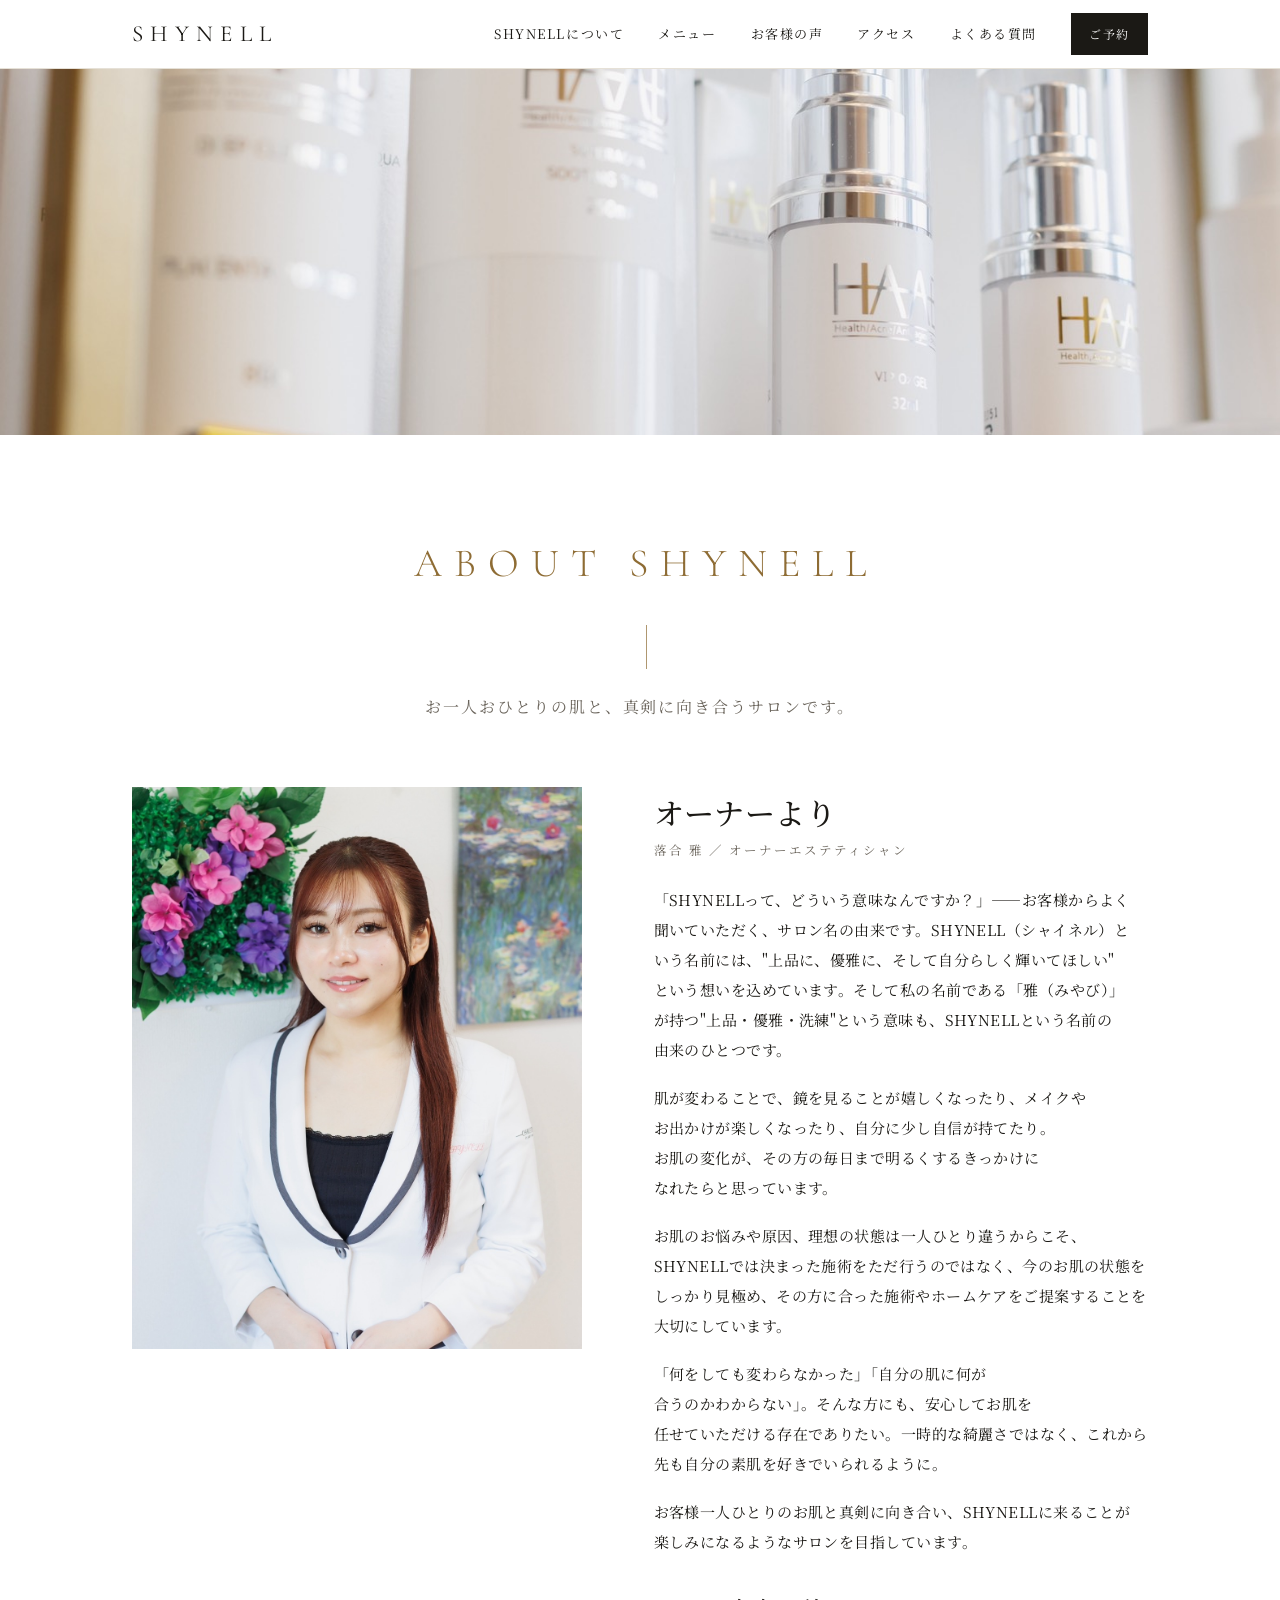
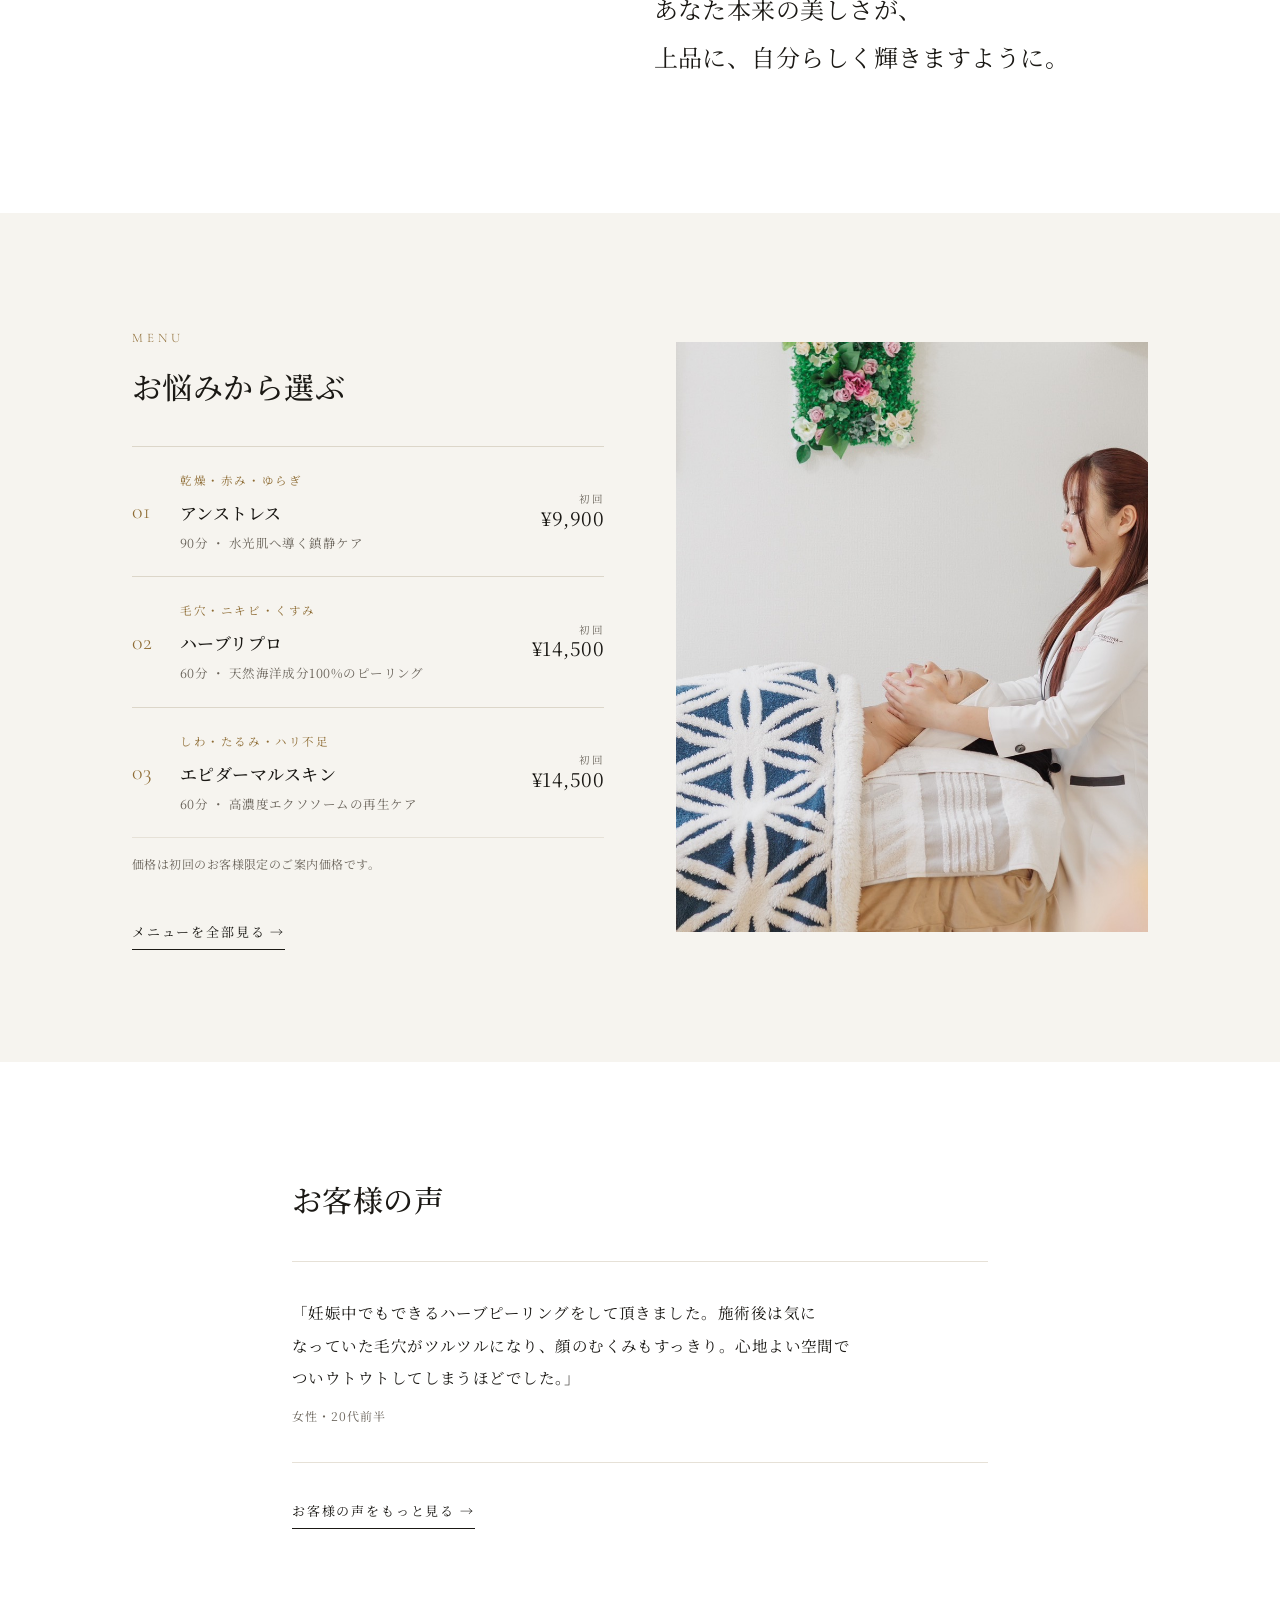
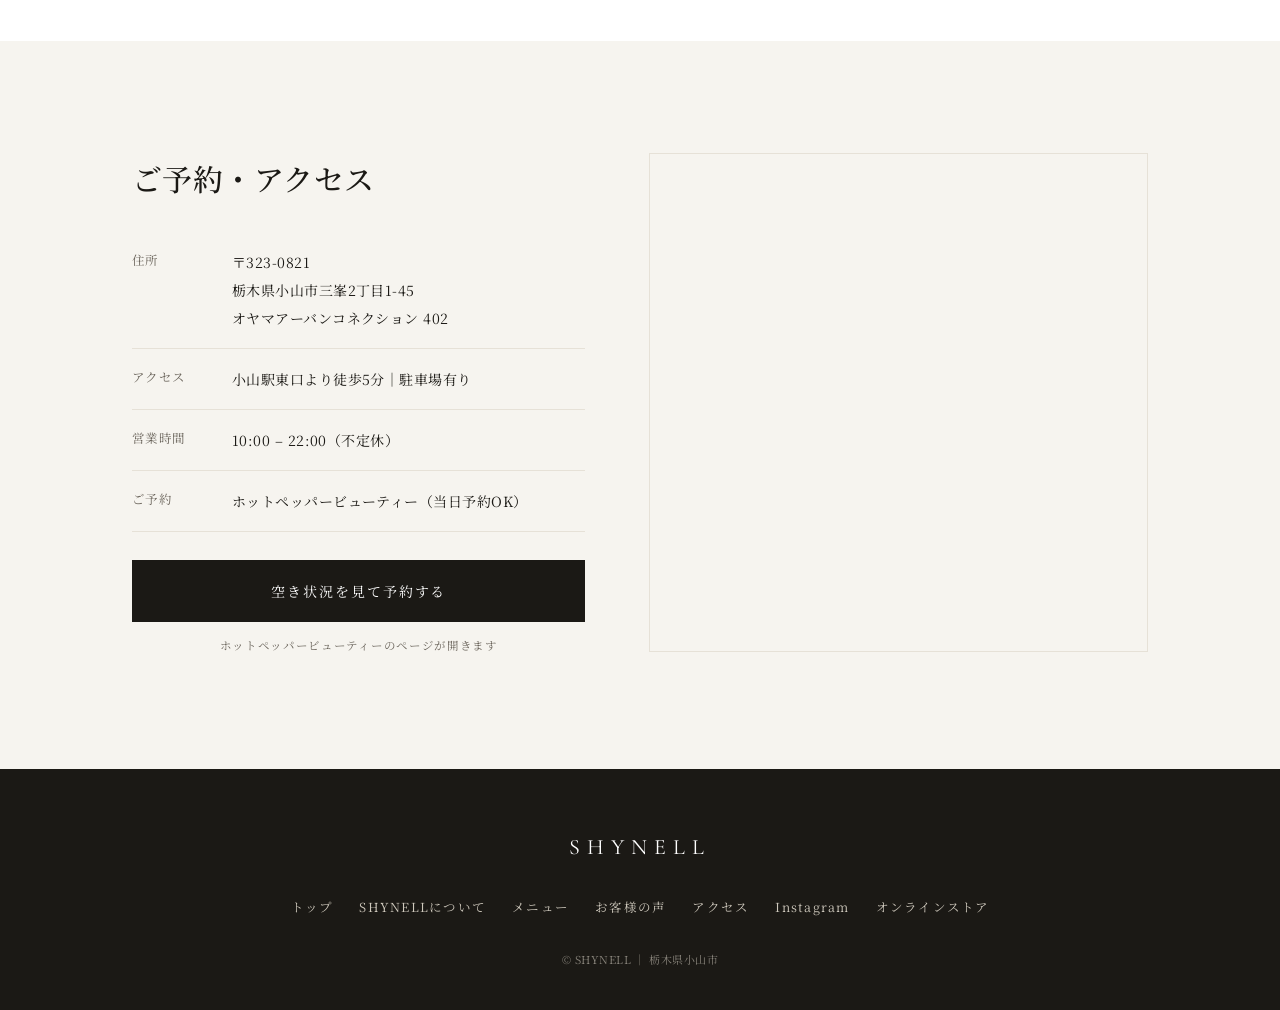
<file: index.html>
<!DOCTYPE html>
<html lang="ja"><head><meta charset="UTF-8"><meta name="viewport" content="width=device-width, initial-scale=1.0">
<title>SHYNELL | 美肌再生エステサロン - 栃木県小山市</title>
<meta name="description" content="栃木県小山市の美肌再生エステサロンSHYNELL。CHRISTINA・HAAB正規取扱、マンツーマンの肌質改善。小山駅東口徒歩5分、完全予約制。">
<link rel="canonical" href="https://shynell.jp/">
<meta property="og:title" content="SHYNELL | 美肌再生エステサロン - 栃木県小山市">
<meta property="og:description" content="栃木県小山市の美肌再生エステサロンSHYNELL。CHRISTINA・HAAB正規取扱、マンツーマンの肌質改善。小山駅東口徒歩5分、完全予約制。">
<meta property="og:type" content="website">
<meta property="og:url" content="https://shynell.jp/">
<meta property="og:image" content="https://shynell.jp/images/hero-shop.jpg">
<link rel="icon" type="image/png" sizes="32x32" href="images/favicon-32.png">
<link rel="icon" type="image/png" sizes="16x16" href="images/favicon-16.png">
<link rel="apple-touch-icon" sizes="180x180" href="images/apple-touch-icon.png">
<link rel="preconnect" href="https://fonts.googleapis.com"><link rel="preconnect" href="https://fonts.gstatic.com" crossorigin>
<link href="https://fonts.googleapis.com/css2?family=Noto+Serif+JP:wght@300;400;500&family=Cormorant+Garamond:wght@300;400&display=swap" rel="stylesheet">
<link rel="stylesheet" href="style.css"></head><body>
<script>
  (function(){
    var m={concept:'about.html',owner:'about.html',brands:'about.html',menu:'menu.html',proof:'voice.html',faq:'access.html#faq',shop:'access.html#shop',access:'access.html'};
    var h=location.hash.replace('#','');
    if(m[h]) location.replace(m[h]);
  })();
</script>
<header class="site-head"><div class="wrap">
<a href="index.html" class="logo">SHYNELL</a>
<div class="head-r"><nav class="gn" id="gn"><a href="about.html">SHYNELLについて</a><a href="menu.html">メニュー</a><a href="voice.html">お客様の声</a><a href="access.html">アクセス</a><a href="access.html#faq">よくある質問</a><a href="https://beauty.hotpepper.jp/kr/slnH000767118/" target="_blank" rel="noopener" class="btn btn-s rsv">ご予約</a></nav>
<a href="https://beauty.hotpepper.jp/kr/slnH000767118/" target="_blank" rel="noopener" class="btn btn-s hd-rsv">ご予約</a><button class="menu-toggle" id="mt" aria-label="メニュー">MENU</button></div>
</div></header>
<main>
<div class="hero-photo"><img src="images/hero-shop.jpg" alt="SHYNELL 店内"></div>

<section class="about-label"><div class="wrap"><div class="en">ABOUT SHYNELL</div><p>お一人おひとりの肌と、真剣に向き合うサロンです。</p></div></section>

<section id="owner"><div class="wrap"><div class="split">
<img src="images/owner.jpg" alt="オーナー 落合雅">
<div>
<h2 class="sec-h">オーナーより</h2>
<div class="role">落合 雅 ／ オーナーエステティシャン</div>
<p>「SHYNELLって、どういう意味なんですか？」——お客様からよく聞いていただく、サロン名の由来です。SHYNELL（シャイネル）という名前には、"上品に、優雅に、そして自分らしく輝いてほしい"という想いを込めています。そして私の名前である「雅（みやび）」が持つ"上品・優雅・洗練"という意味も、SHYNELLという名前の由来のひとつです。</p><p>肌が変わることで、鏡を見ることが嬉しくなったり、メイクやお出かけが楽しくなったり、自分に少し自信が持てたり。お肌の変化が、その方の毎日まで明るくするきっかけになれたらと思っています。</p><p>お肌のお悩みや原因、理想の状態は一人ひとり違うからこそ、SHYNELLでは決まった施術をただ行うのではなく、今のお肌の状態をしっかり見極め、その方に合った施術やホームケアをご提案することを大切にしています。</p><p>「何をしても変わらなかった」「自分の肌に何が合うのかわからない」。そんな方にも、安心してお肌を任せていただける存在でありたい。一時的な綺麗さではなく、これから先も自分の素肌を好きでいられるように。</p><p>お客様一人ひとりのお肌と真剣に向き合い、SHYNELLに来ることが楽しみになるようなサロンを目指しています。</p>
<p class="tag" style="margin-top:28px">あなた本来の美しさが、<br>上品に、自分らしく輝きますように。</p>
</div></div></div></section>

<section class="band" id="menu-top"><div class="wrap"><div class="split rev mn">
<div class="mn-body">
<div class="en">MENU</div>
<h2 class="sec-h">お悩みから選ぶ</h2>
<div class="hm-list">
<a href="menu.html" class="hm-row"><em>01</em><div><i>乾燥・赤み・ゆらぎ</i><b>アンストレス</b><small>90分 ・ 水光肌へ導く鎮静ケア</small></div><span><u>初回</u>¥9,900</span></a>
<a href="menu.html" class="hm-row"><em>02</em><div><i>毛穴・ニキビ・くすみ</i><b>ハーブリプロ</b><small>60分 ・ 天然海洋成分100%のピーリング</small></div><span><u>初回</u>¥14,500</span></a>
<a href="menu.html" class="hm-row"><em>03</em><div><i>しわ・たるみ・ハリ不足</i><b>エピダーマルスキン</b><small>60分 ・ 高濃度エクソソームの再生ケア</small></div><span><u>初回</u>¥14,500</span></a>
</div>
<p class="note">価格は初回のお客様限定のご案内価格です。</p>
<div class="more"><a href="menu.html" class="tlink">メニューを全部見る →</a></div>
</div>
<img src="images/treatment.jpg" alt="施術中の様子" loading="lazy">
</div></div></section>

<section><div class="wrap narrow">
<h2 class="sec-h">お客様の声</h2>
<div style="margin-top:36px"><div class="quote"><p>「妊娠中でもできるハーブピーリングをして頂きました。施術後は気になっていた毛穴がツルツルになり、顔のむくみもすっきり。心地よい空間でついウトウトしてしまうほどでした。」</p><small>女性・20代前半</small></div></div>
<div class="more" style="margin-top:32px"><a href="voice.html" class="tlink">お客様の声をもっと見る →</a></div>
</div></section>

<section class="band"><div class="wrap"><div class="acc">
<div><h2 class="sec-h" style="margin-bottom:28px">ご予約・アクセス</h2><div class="row"><div class="k">住所</div><div>〒323-0821<br>栃木県小山市三峯2丁目1-45<br>オヤマアーバンコネクション 402</div></div>
<div class="row"><div class="k">アクセス</div><div>小山駅東口より徒歩5分｜駐車場有り</div></div>
<div class="row"><div class="k">営業時間</div><div>10:00 – 22:00（不定休）</div></div>
<div class="row"><div class="k">ご予約</div><div>ホットペッパービューティー（当日予約OK）</div></div>
<a href="https://beauty.hotpepper.jp/kr/slnH000767118/" target="_blank" rel="noopener" class="btn">空き状況を見て予約する</a><small class="cn">ホットペッパービューティーのページが開きます</small></div>
<div class="map"><iframe src="https://www.google.com/maps?q=%E7%BE%8E%E8%82%8C%E5%86%8D%E7%94%9FSHYNELL%20%E5%B0%8F%E5%B1%B1%E5%B8%82%E4%B8%89%E5%B3%AF2-1-45&output=embed" loading="lazy" title="SHYNELL 地図"></iframe></div>
</div></div></section>
</main>
<footer><div class="wrap"><div class="logo">SHYNELL</div>
<div class="fl"><a href="index.html">トップ</a><a href="about.html">SHYNELLについて</a><a href="menu.html">メニュー</a><a href="voice.html">お客様の声</a><a href="access.html">アクセス</a><a href="https://www.instagram.com/shynell._beauty/" target="_blank" rel="noopener">Instagram</a><a href="https://shynell6022.base.shop/" target="_blank" rel="noopener">オンラインストア</a></div>
<div class="fine">© SHYNELL ｜ 栃木県小山市</div></div></footer>
<nav class="bbar"><a href="https://beauty.hotpepper.jp/kr/slnH000767118/" target="_blank" rel="noopener" class="p">空き状況を見る</a><a href="https://line.me/R/ti/p/%40814iqvcu" target="_blank" rel="noopener">LINEで相談</a></nav>
<script>if('scrollRestoration' in history)history.scrollRestoration='manual';if(!location.hash)window.scrollTo(0,0);var g=document.getElementById('gn');document.getElementById('mt').addEventListener('click',function(){g.classList.toggle('open')});g.querySelectorAll('a').forEach(function(a){a.addEventListener('click',function(){g.classList.remove('open')})});</script>
</body></html>
</file>
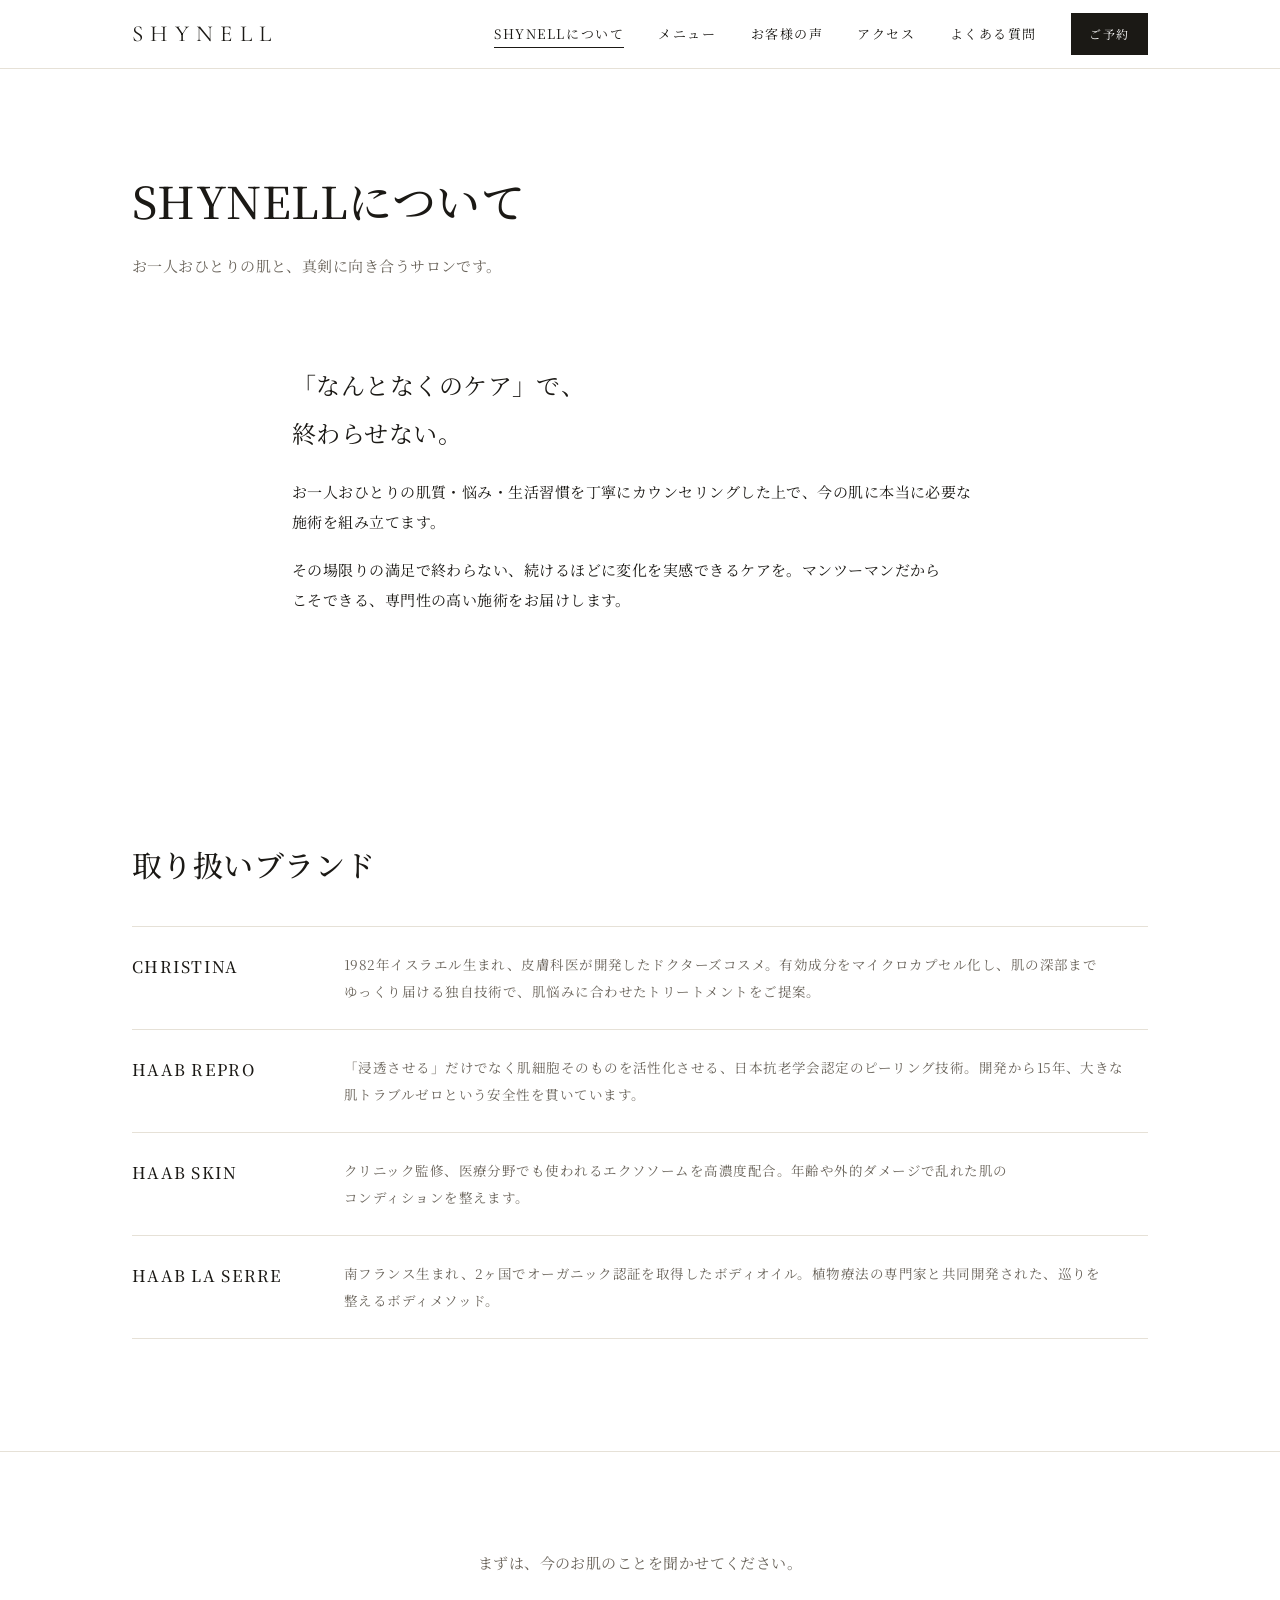
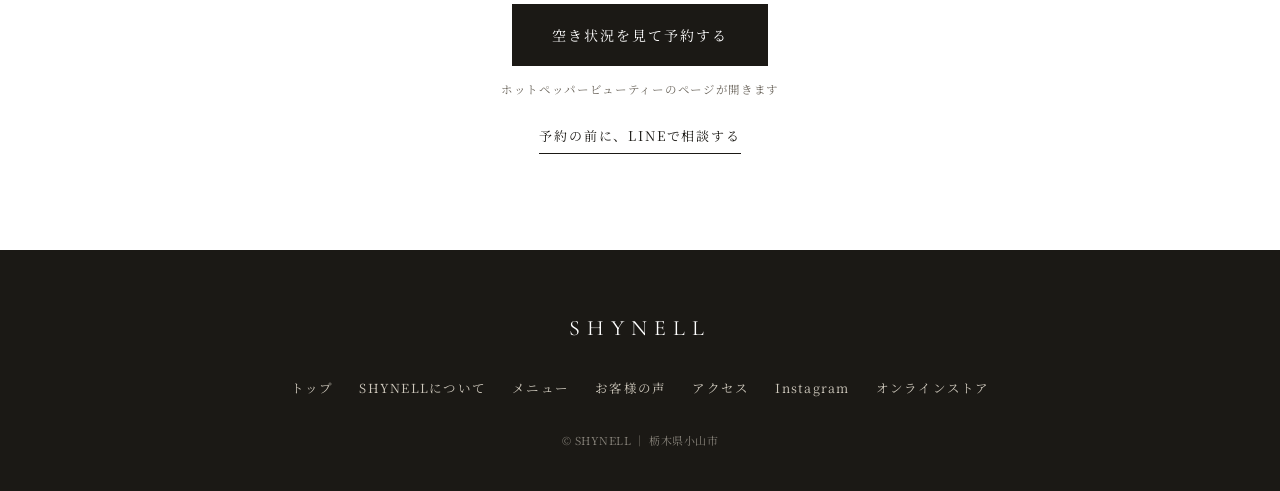
<file: about.html>
<!DOCTYPE html>
<html lang="ja"><head><meta charset="UTF-8"><meta name="viewport" content="width=device-width, initial-scale=1.0">
<title>SHYNELLについて｜コンセプトとオーナーの想い | SHYNELL 小山市</title>
<meta name="description" content="SHYNELLのコンセプト、オーナーエステティシャン落合雅の想い、取り扱いブランド（CHRISTINA・HAAB）のご紹介。">
<link rel="canonical" href="https://shynell.jp/about">
<meta property="og:title" content="SHYNELLについて｜コンセプトとオーナーの想い | SHYNELL 小山市">
<meta property="og:description" content="SHYNELLのコンセプト、オーナーエステティシャン落合雅の想い、取り扱いブランド（CHRISTINA・HAAB）のご紹介。">
<meta property="og:type" content="website">
<meta property="og:url" content="https://shynell.jp/about">
<meta property="og:image" content="https://shynell.jp/images/hero-shop.jpg">
<link rel="icon" type="image/png" sizes="32x32" href="images/favicon-32.png">
<link rel="icon" type="image/png" sizes="16x16" href="images/favicon-16.png">
<link rel="apple-touch-icon" sizes="180x180" href="images/apple-touch-icon.png">
<link rel="preconnect" href="https://fonts.googleapis.com"><link rel="preconnect" href="https://fonts.gstatic.com" crossorigin>
<link href="https://fonts.googleapis.com/css2?family=Noto+Serif+JP:wght@300;400;500&family=Cormorant+Garamond:wght@300;400&display=swap" rel="stylesheet">
<link rel="stylesheet" href="style.css"></head><body>
<header class="site-head"><div class="wrap">
<a href="index.html" class="logo">SHYNELL</a>
<div class="head-r"><nav class="gn" id="gn"><a href="about.html" class=on>SHYNELLについて</a><a href="menu.html">メニュー</a><a href="voice.html">お客様の声</a><a href="access.html">アクセス</a><a href="access.html#faq">よくある質問</a><a href="https://beauty.hotpepper.jp/kr/slnH000767118/" target="_blank" rel="noopener" class="btn btn-s rsv">ご予約</a></nav>
<a href="https://beauty.hotpepper.jp/kr/slnH000767118/" target="_blank" rel="noopener" class="btn btn-s hd-rsv">ご予約</a><button class="menu-toggle" id="mt" aria-label="メニュー">MENU</button></div>
</div></header>
<main>
<div class="page-head"><div class="wrap"><h1>SHYNELLについて</h1><p>お一人おひとりの肌と、真剣に向き合うサロンです。</p></div></div>
<section><div class="wrap narrow">
<p class="tag">「なんとなくのケア」で、<br>終わらせない。</p>
<p>お一人おひとりの肌質・悩み・生活習慣を丁寧にカウンセリングした上で、今の肌に本当に必要な施術を組み立てます。</p>
<p style="margin-top:18px">その場限りの満足で終わらない、続けるほどに変化を実感できるケアを。マンツーマンだからこそできる、専門性の高い施術をお届けします。</p>
</div></section>
<section><div class="wrap">
<h2 class="sec-h">取り扱いブランド</h2>
<div class="blist"><div><h3>CHRISTINA</h3><p>1982年イスラエル生まれ、皮膚科医が開発したドクターズコスメ。有効成分をマイクロカプセル化し、肌の深部までゆっくり届ける独自技術で、肌悩みに合わせたトリートメントをご提案。</p></div><div><h3>HAAB REPRO</h3><p>「浸透させる」だけでなく肌細胞そのものを活性化させる、日本抗老学会認定のピーリング技術。開発から15年、大きな肌トラブルゼロという安全性を貫いています。</p></div><div><h3>HAAB SKIN</h3><p>クリニック監修、医療分野でも使われるエクソソームを高濃度配合。年齢や外的ダメージで乱れた肌のコンディションを整えます。</p></div><div><h3>HAAB LA SERRE</h3><p>南フランス生まれ、2ヶ国でオーガニック認証を取得したボディオイル。植物療法の専門家と共同開発された、巡りを整えるボディメソッド。</p></div></div>
</div></section>
<section class="cta"><div class="wrap"><p>まずは、今のお肌のことを聞かせてください。</p><a href="https://beauty.hotpepper.jp/kr/slnH000767118/" target="_blank" rel="noopener" class="btn">空き状況を見て予約する</a><small class="cn">ホットペッパービューティーのページが開きます</small><a href="https://line.me/R/ti/p/%40814iqvcu" target="_blank" rel="noopener" class="tlink">予約の前に、LINEで相談する</a></div></section>
</main>
<footer><div class="wrap"><div class="logo">SHYNELL</div>
<div class="fl"><a href="index.html">トップ</a><a href="about.html">SHYNELLについて</a><a href="menu.html">メニュー</a><a href="voice.html">お客様の声</a><a href="access.html">アクセス</a><a href="https://www.instagram.com/shynell._beauty/" target="_blank" rel="noopener">Instagram</a><a href="https://shynell6022.base.shop/" target="_blank" rel="noopener">オンラインストア</a></div>
<div class="fine">© SHYNELL ｜ 栃木県小山市</div></div></footer>
<nav class="bbar"><a href="https://beauty.hotpepper.jp/kr/slnH000767118/" target="_blank" rel="noopener" class="p">空き状況を見る</a><a href="https://line.me/R/ti/p/%40814iqvcu" target="_blank" rel="noopener">LINEで相談</a></nav>
<script>if('scrollRestoration' in history)history.scrollRestoration='manual';if(!location.hash)window.scrollTo(0,0);var g=document.getElementById('gn');document.getElementById('mt').addEventListener('click',function(){g.classList.toggle('open')});g.querySelectorAll('a').forEach(function(a){a.addEventListener('click',function(){g.classList.remove('open')})});</script>
</body></html>
</file>
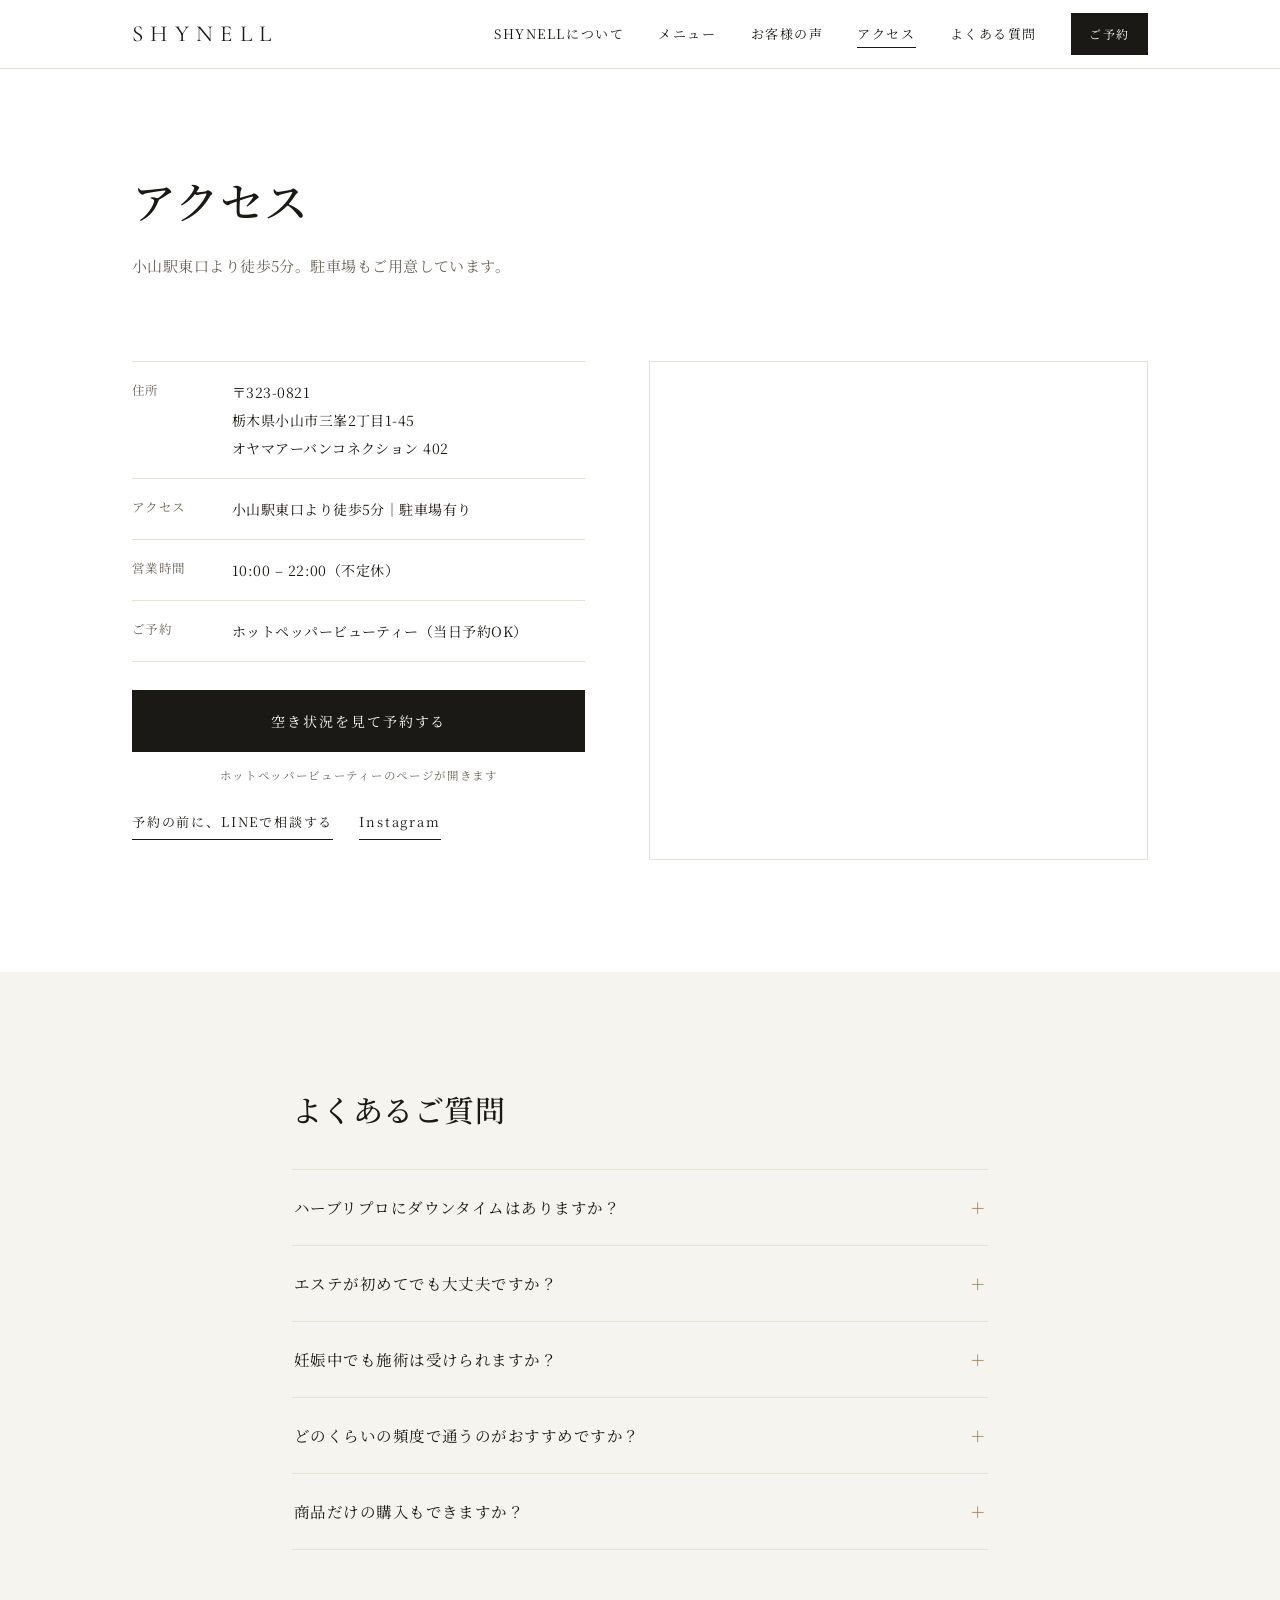
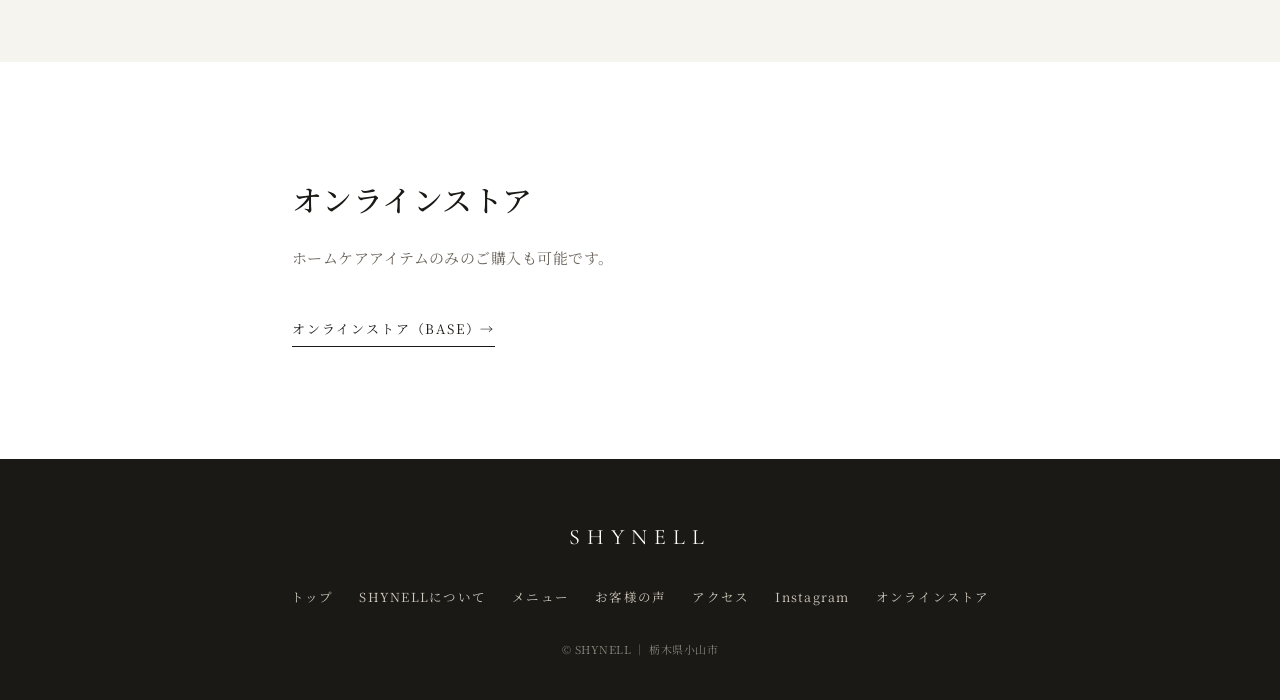
<file: access.html>
<!DOCTYPE html>
<html lang="ja"><head><meta charset="UTF-8"><meta name="viewport" content="width=device-width, initial-scale=1.0">
<title>アクセス・よくあるご質問｜SHYNELL 小山駅東口徒歩5分</title>
<meta name="description" content="SHYNELLのアクセス（小山駅東口徒歩5分・駐車場あり）、営業時間、ご予約方法、よくあるご質問、オンラインストア。">
<link rel="canonical" href="https://shynell.jp/access">
<meta property="og:title" content="アクセス・よくあるご質問｜SHYNELL 小山駅東口徒歩5分">
<meta property="og:description" content="SHYNELLのアクセス（小山駅東口徒歩5分・駐車場あり）、営業時間、ご予約方法、よくあるご質問、オンラインストア。">
<meta property="og:type" content="website">
<meta property="og:url" content="https://shynell.jp/access">
<meta property="og:image" content="https://shynell.jp/images/hero-shop.jpg">
<link rel="icon" type="image/png" sizes="32x32" href="images/favicon-32.png">
<link rel="icon" type="image/png" sizes="16x16" href="images/favicon-16.png">
<link rel="apple-touch-icon" sizes="180x180" href="images/apple-touch-icon.png">
<link rel="preconnect" href="https://fonts.googleapis.com"><link rel="preconnect" href="https://fonts.gstatic.com" crossorigin>
<link href="https://fonts.googleapis.com/css2?family=Noto+Serif+JP:wght@300;400;500&family=Cormorant+Garamond:wght@300;400&display=swap" rel="stylesheet">
<link rel="stylesheet" href="style.css"></head><body>
<header class="site-head"><div class="wrap">
<a href="index.html" class="logo">SHYNELL</a>
<div class="head-r"><nav class="gn" id="gn"><a href="about.html">SHYNELLについて</a><a href="menu.html">メニュー</a><a href="voice.html">お客様の声</a><a href="access.html" class=on>アクセス</a><a href="access.html#faq">よくある質問</a><a href="https://beauty.hotpepper.jp/kr/slnH000767118/" target="_blank" rel="noopener" class="btn btn-s rsv">ご予約</a></nav>
<a href="https://beauty.hotpepper.jp/kr/slnH000767118/" target="_blank" rel="noopener" class="btn btn-s hd-rsv">ご予約</a><button class="menu-toggle" id="mt" aria-label="メニュー">MENU</button></div>
</div></header>
<main>
<div class="page-head"><div class="wrap"><h1>アクセス</h1><p>小山駅東口より徒歩5分。駐車場もご用意しています。</p></div></div>
<section><div class="wrap"><div class="acc"><div><div class="row"><div class="k">住所</div><div>〒323-0821<br>栃木県小山市三峯2丁目1-45<br>オヤマアーバンコネクション 402</div></div>
<div class="row"><div class="k">アクセス</div><div>小山駅東口より徒歩5分｜駐車場有り</div></div>
<div class="row"><div class="k">営業時間</div><div>10:00 – 22:00（不定休）</div></div>
<div class="row"><div class="k">ご予約</div><div>ホットペッパービューティー（当日予約OK）</div></div>
<a href="https://beauty.hotpepper.jp/kr/slnH000767118/" target="_blank" rel="noopener" class="btn">空き状況を見て予約する</a><small class="cn">ホットペッパービューティーのページが開きます</small>
<a href="https://line.me/R/ti/p/%40814iqvcu" target="_blank" rel="noopener" class="tlink">予約の前に、LINEで相談する</a><a href="https://www.instagram.com/shynell._beauty/" target="_blank" rel="noopener" class="tlink">Instagram</a></div><div class="map"><iframe src="https://www.google.com/maps?q=%E7%BE%8E%E8%82%8C%E5%86%8D%E7%94%9FSHYNELL%20%E5%B0%8F%E5%B1%B1%E5%B8%82%E4%B8%89%E5%B3%AF2-1-45&output=embed" loading="lazy" title="SHYNELL 地図"></iframe></div></div></div></section>
<section class="band" id="faq"><div class="wrap narrow"><h2 class="sec-h" style="margin-bottom:34px">よくあるご質問</h2><div class="faq">
      <details>
        <summary>ハーブリプロにダウンタイムはありますか？</summary>
        <p>1〜2日目は赤み・腫れ・むくみが出る場合があります（お肌が反応しているサインです）。3〜4日目は古い角質が剥離し乾燥・かさつきが目立つことがありますが、無理に剥がさず保湿を。5〜6日目には、なめらかな新しい素肌を実感いただけます。翌日から洗顔・メイクは可能です。</p>
      </details>
      <details>
        <summary>エステが初めてでも大丈夫ですか？</summary>
        <p>はい、ご安心ください。施術前に丁寧なカウンセリングを行い、お一人おひとりの肌質やご希望に合わせてメニューをご提案しています。初めての方も多くご来店いただいています。</p>
      </details>
      <details>
        <summary>妊娠中でも施術は受けられますか？</summary>
        <p>妊娠中の方にもご案内できるメニューがございます。時期やお身体の状態によってご提案内容が変わりますので、まずはお気軽にご相談ください。</p>
      </details>
      <details>
        <summary>どのくらいの頻度で通うのがおすすめですか？</summary>
        <p>肌質やお悩みによって最適なペースは異なります。カウンセリング時に、お一人おひとりに合わせた通い方をご提案しています。</p>
      </details>
      <details>
        <summary>商品だけの購入もできますか？</summary>
        <p>はい、<a href="https://shynell6022.base.shop/" target="_blank" rel="noopener" style="text-decoration:underline">オンラインショップ（BASE）</a>よりホームケアアイテムのみのご購入も可能です。</p>
      </details></div></div></section>
<section id="shop"><div class="wrap narrow"><h2 class="sec-h">オンラインストア</h2><p class="sec-lead">ホームケアアイテムのみのご購入も可能です。</p><div class="more"><a href="https://shynell6022.base.shop/" target="_blank" rel="noopener" class="tlink">オンラインストア（BASE）→</a></div></div></section>
</main>
<footer><div class="wrap"><div class="logo">SHYNELL</div>
<div class="fl"><a href="index.html">トップ</a><a href="about.html">SHYNELLについて</a><a href="menu.html">メニュー</a><a href="voice.html">お客様の声</a><a href="access.html">アクセス</a><a href="https://www.instagram.com/shynell._beauty/" target="_blank" rel="noopener">Instagram</a><a href="https://shynell6022.base.shop/" target="_blank" rel="noopener">オンラインストア</a></div>
<div class="fine">© SHYNELL ｜ 栃木県小山市</div></div></footer>
<nav class="bbar"><a href="https://beauty.hotpepper.jp/kr/slnH000767118/" target="_blank" rel="noopener" class="p">空き状況を見る</a><a href="https://line.me/R/ti/p/%40814iqvcu" target="_blank" rel="noopener">LINEで相談</a></nav>
<script>if('scrollRestoration' in history)history.scrollRestoration='manual';if(!location.hash)window.scrollTo(0,0);var g=document.getElementById('gn');document.getElementById('mt').addEventListener('click',function(){g.classList.toggle('open')});g.querySelectorAll('a').forEach(function(a){a.addEventListener('click',function(){g.classList.remove('open')})});</script>
</body></html>
</file>
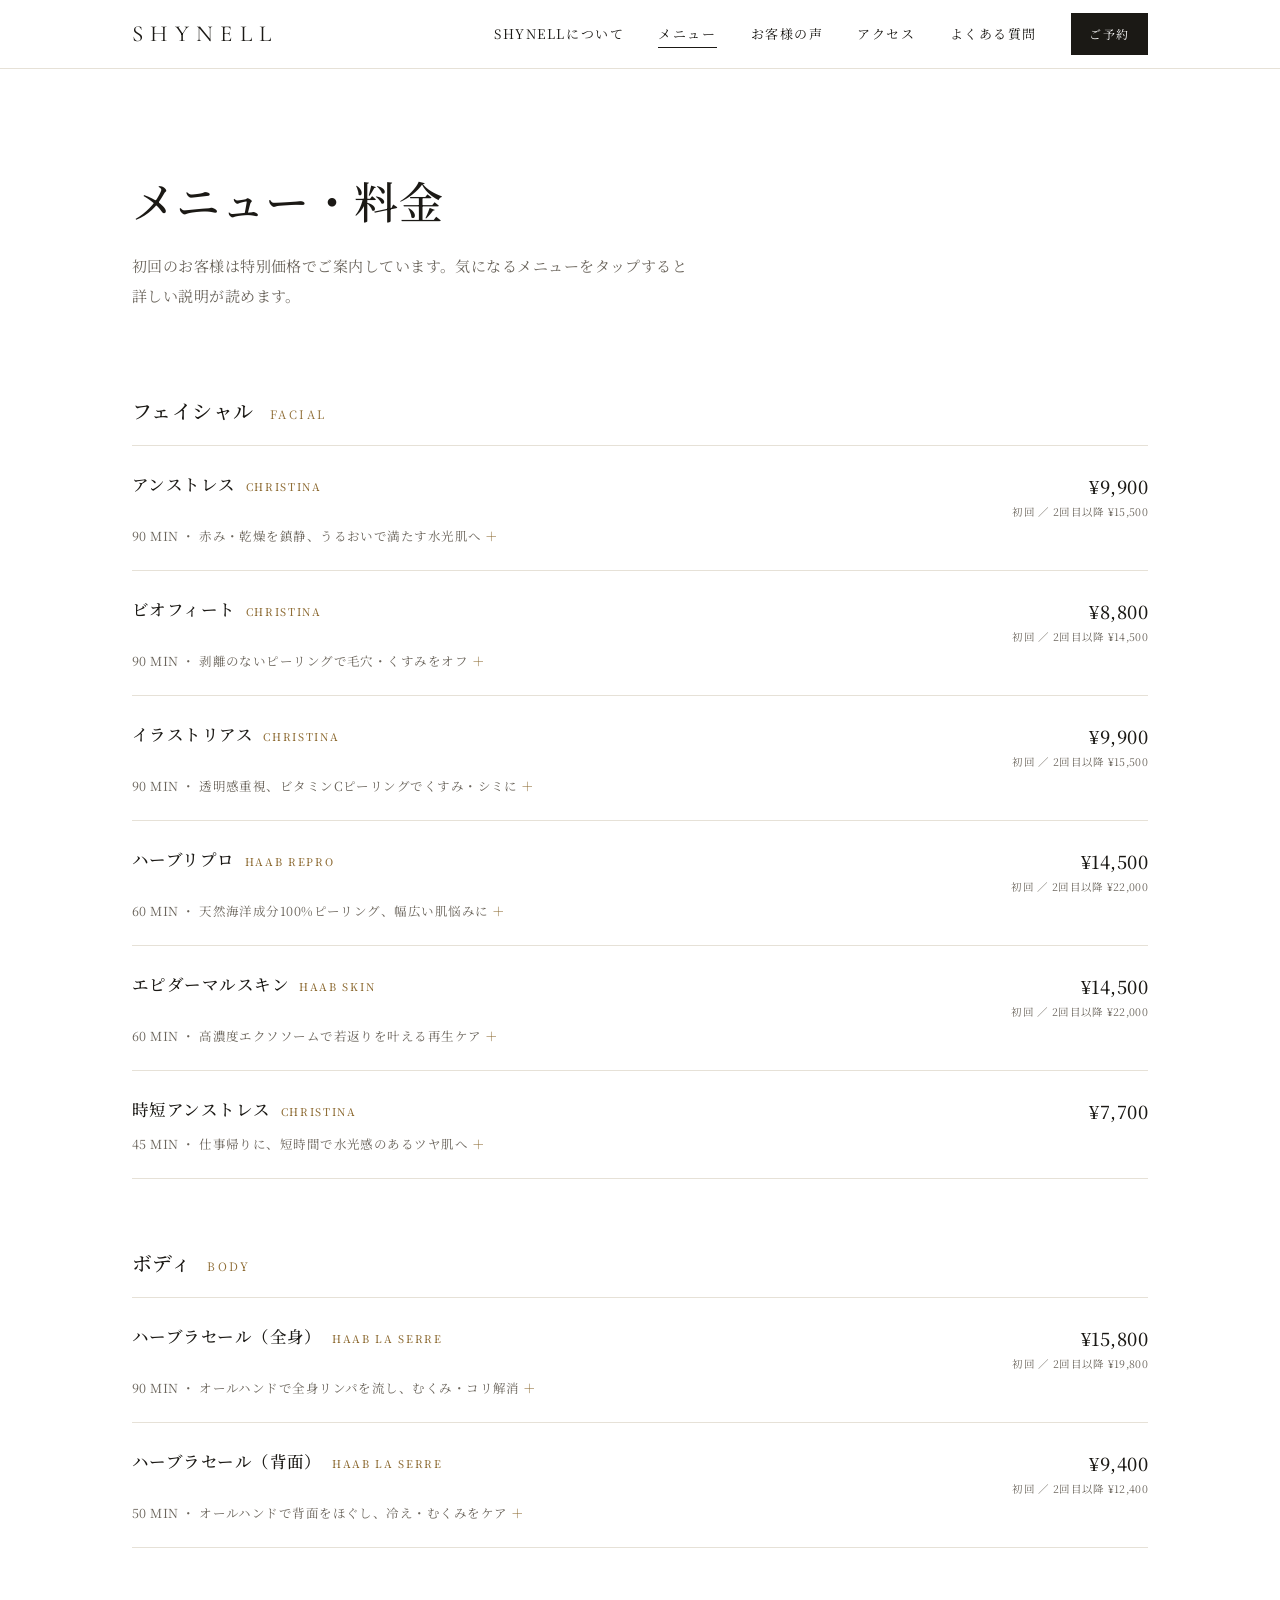
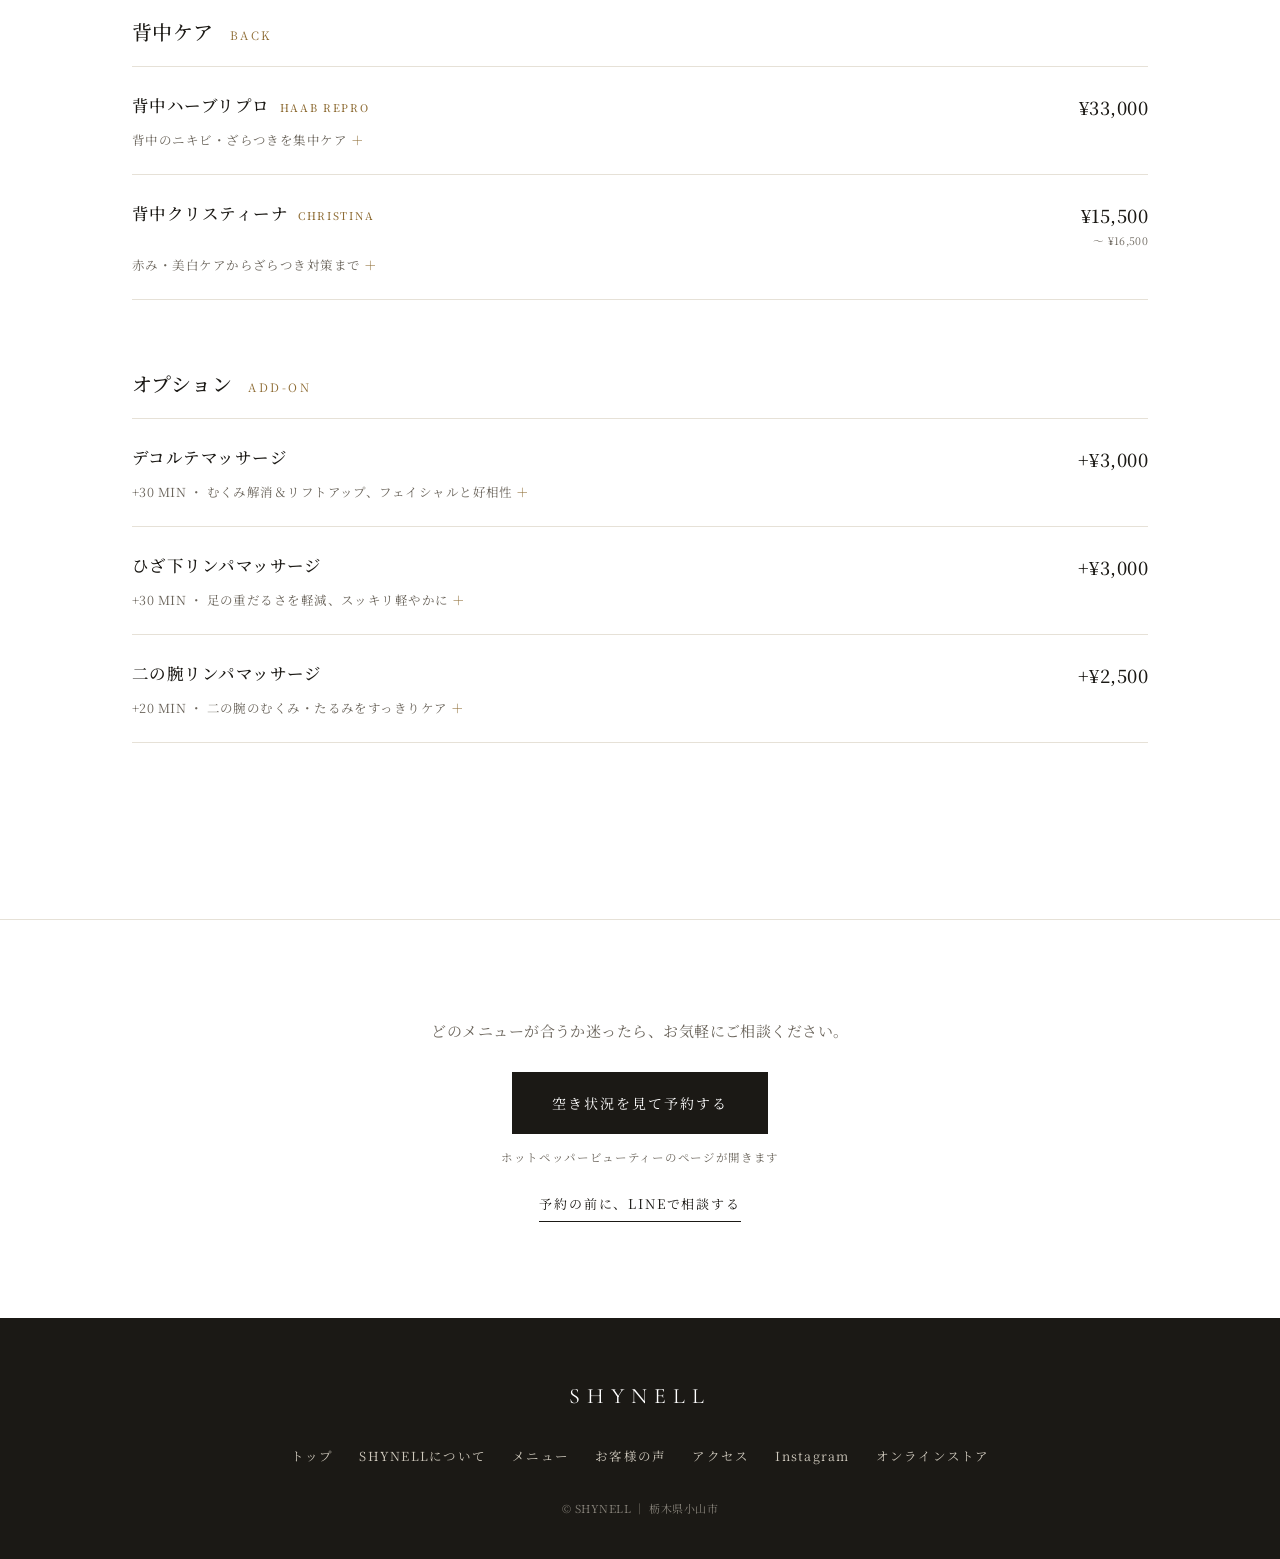
<file: menu.html>
<!DOCTYPE html>
<html lang="ja"><head><meta charset="UTF-8"><meta name="viewport" content="width=device-width, initial-scale=1.0">
<title>メニュー・料金｜SHYNELL 小山市のエステサロン</title>
<meta name="description" content="SHYNELLのメニューと料金。フェイシャル（CHRISTINA・ハーブリプロ・エピダーマルスキン）、ボディ、背中ケア、オプション。初回価格あり。">
<link rel="canonical" href="https://shynell.jp/menu">
<meta property="og:title" content="メニュー・料金｜SHYNELL 小山市のエステサロン">
<meta property="og:description" content="SHYNELLのメニューと料金。フェイシャル（CHRISTINA・ハーブリプロ・エピダーマルスキン）、ボディ、背中ケア、オプション。初回価格あり。">
<meta property="og:type" content="website">
<meta property="og:url" content="https://shynell.jp/menu">
<meta property="og:image" content="https://shynell.jp/images/hero-shop.jpg">
<link rel="icon" type="image/png" sizes="32x32" href="images/favicon-32.png">
<link rel="icon" type="image/png" sizes="16x16" href="images/favicon-16.png">
<link rel="apple-touch-icon" sizes="180x180" href="images/apple-touch-icon.png">
<link rel="preconnect" href="https://fonts.googleapis.com"><link rel="preconnect" href="https://fonts.gstatic.com" crossorigin>
<link href="https://fonts.googleapis.com/css2?family=Noto+Serif+JP:wght@300;400;500&family=Cormorant+Garamond:wght@300;400&display=swap" rel="stylesheet">
<link rel="stylesheet" href="style.css"></head><body>
<header class="site-head"><div class="wrap">
<a href="index.html" class="logo">SHYNELL</a>
<div class="head-r"><nav class="gn" id="gn"><a href="about.html">SHYNELLについて</a><a href="menu.html" class=on>メニュー</a><a href="voice.html">お客様の声</a><a href="access.html">アクセス</a><a href="access.html#faq">よくある質問</a><a href="https://beauty.hotpepper.jp/kr/slnH000767118/" target="_blank" rel="noopener" class="btn btn-s rsv">ご予約</a></nav>
<a href="https://beauty.hotpepper.jp/kr/slnH000767118/" target="_blank" rel="noopener" class="btn btn-s hd-rsv">ご予約</a><button class="menu-toggle" id="mt" aria-label="メニュー">MENU</button></div>
</div></header>
<main>
<div class="page-head"><div class="wrap"><h1>メニュー・料金</h1><p>初回のお客様は特別価格でご案内しています。気になるメニューをタップすると詳しい説明が読めます。</p></div></div>
<section><div class="wrap"><div class="m-group">
      <div class="m-head" id="facial"><h3>フェイシャル</h3><small>FACIAL</small></div>
      <details class="m-row">
        <summary>
          <div>
            <div class="m-name">アンストレス<span>CHRISTINA</span></div>
            <div class="m-time">90 MIN ・ 赤み・乾燥を鎮静、うるおいで満たす水光肌へ</div>
          </div>
          <div class="m-price"><b>¥9,900</b><i>初回 ／ 2回目以降 ¥15,500</i></div>
        </summary>
        <div class="m-desc">繰り返す赤み・乾燥・肌荒れを鎮静しながら、たっぷり水分補給。敏感になったお肌を優しく整え、ぷるんとした水光肌へ導きます。ゆらぎやすい方・乾燥でメイクノリが悪い方にも◎</div>
      </details>
      <details class="m-row">
        <summary>
          <div>
            <div class="m-name">ビオフィート<span>CHRISTINA</span></div>
            <div class="m-time">90 MIN ・ 剥離のないピーリングで毛穴・くすみをオフ</div>
          </div>
          <div class="m-price"><b>¥8,800</b><i>初回 ／ 2回目以降 ¥14,500</i></div>
        </summary>
        <div class="m-desc">天然ハーブを使用した、剥離のないハーブピーリング。古い角質や毛穴詰まりをすっきりオフし、ざらつき・黒ずみ・ニキビ肌を整えます。</div>
      </details>
      <details class="m-row">
        <summary>
          <div>
            <div class="m-name">イラストリアス<span>CHRISTINA</span></div>
            <div class="m-time">90 MIN ・ 透明感重視、ビタミンCピーリングでくすみ・シミに</div>
          </div>
          <div class="m-price"><b>¥9,900</b><i>初回 ／ 2回目以降 ¥15,500</i></div>
        </summary>
        <div class="m-desc">透明感を即座に感じたい方、くすみやシミにアプローチ。美容成分たっぷりのビタミンCピーリングで日頃の紫外線を受けた肌に◎厚塗りをしなくても大丈夫な肌に。</div>
      </details>
      <details class="m-row">
        <summary>
          <div>
            <div class="m-name">ハーブリプロ<span>HAAB REPRO</span></div>
            <div class="m-time">60 MIN ・ 天然海洋成分100%ピーリング、幅広い肌悩みに</div>
          </div>
          <div class="m-price"><b>¥14,500</b><i>初回 ／ 2回目以降 ¥22,000</i></div>
        </summary>
        <div class="m-desc">天然海洋成分100%のピーリングでターンオーバーを促進。ニキビ・ニキビ跡・シミ・毛穴・たるみなど幅広い肌悩みに。※ダウンタイムあり（詳しくは<a href="access.html#faq" class="tlink" style="font-size:inherit">FAQ</a>をご覧ください）</div>
      </details>
      <details class="m-row">
        <summary>
          <div>
            <div class="m-name">エピダーマルスキン<span>HAAB SKIN</span></div>
            <div class="m-time">60 MIN ・ 高濃度エクソソームで若返りを叶える再生ケア</div>
          </div>
          <div class="m-price"><b>¥14,500</b><i>初回 ／ 2回目以降 ¥22,000</i></div>
        </summary>
        <div class="m-desc">50億個のエクソソームを導入し、若返りを取り戻す再生ケア。しわ・たるみ・しみなど幅広い肌悩みに対応し、ハリ・ツヤ・透明感のある若々しい素肌へ。</div>
      </details>
      <details class="m-row">
        <summary>
          <div>
            <div class="m-name">時短アンストレス<span>CHRISTINA</span></div>
            <div class="m-time">45 MIN ・ 仕事帰りに、短時間で水光感のあるツヤ肌へ</div>
          </div>
          <div class="m-price"><b>¥7,700</b></div>
        </summary>
        <div class="m-desc">仕事帰りやスキマ時間に。乾燥や外的ストレスを受けたお肌をやさしく整え、短時間でも水光感のあるツヤ肌へ。</div>
      </details>
    </div>

    <div class="m-group">
      <div class="m-head"><h3>ボディ</h3><small>BODY</small></div>
      <details class="m-row">
        <summary>
          <div>
            <div class="m-name">ハーブラセール（全身）<span>HAAB LA SERRE</span></div>
            <div class="m-time">90 MIN ・ オールハンドで全身リンパを流し、むくみ・コリ解消</div>
          </div>
          <div class="m-price"><b>¥15,800</b><i>初回 ／ 2回目以降 ¥19,800</i></div>
        </summary>
        <div class="m-desc">ハーブラセールオイル使用。オールハンドによる手技で全身のリンパをしっかり流し巡りを良くする。むくみやコリを解消しスッキリ軽い体へ導くトリートメント。</div>
      </details>
      <details class="m-row">
        <summary>
          <div>
            <div class="m-name">ハーブラセール（背面）<span>HAAB LA SERRE</span></div>
            <div class="m-time">50 MIN ・ オールハンドで背面をほぐし、冷え・むくみをケア</div>
          </div>
          <div class="m-price"><b>¥9,400</b><i>初回 ／ 2回目以降 ¥12,400</i></div>
        </summary>
        <div class="m-desc">滞ったリンパや老廃物をオールハンドで流し、むくみやコリを解消へ導くボディケア。オーガニックオイルで深部までしっかりほぐし巡りを整え血行促進。冷えやだるさを軽減し、軽くスッキリとした体へ導きます。</div>
      </details>
    </div>

    <div class="m-group">
      <div class="m-head"><h3>背中ケア</h3><small>BACK</small></div>
      <details class="m-row">
        <summary>
          <div>
            <div class="m-name">背中ハーブリプロ<span>HAAB REPRO</span></div>
            <div class="m-time">背中のニキビ・ざらつきを集中ケア</div>
          </div>
          <div class="m-price"><b>¥33,000</b></div>
        </summary>
        <div class="m-desc">背中のニキビ・跡・ざらつき・色素沈着を集中ケア。背中の開いたお洋服も自信を持って着られる、なめらかな素肌へ。</div>
      </details>
      <details class="m-row">
        <summary>
          <div>
            <div class="m-name">背中クリスティーナ<span>CHRISTINA</span></div>
            <div class="m-time">赤み・美白ケアからざらつき対策まで</div>
          </div>
          <div class="m-price"><b>¥15,500</b><i>〜 ¥16,500</i></div>
        </summary>
        <div class="m-desc">アンストレス／イラストリアスは赤み・美白ケアに。ビオフィートは背中のざらつき・毛穴詰まり・ニキビにアプローチし、ツルすべ肌へ。</div>
      </details>
    </div>

    <div class="m-group">
      <div class="m-head"><h3>オプション</h3><small>ADD-ON</small></div>
      <details class="m-row">
        <summary>
          <div>
            <div class="m-name">デコルテマッサージ</div>
            <div class="m-time">+30 MIN ・ むくみ解消＆リフトアップ、フェイシャルと好相性</div>
          </div>
          <div class="m-price"><b>+¥3,000</b></div>
        </summary>
        <div class="m-desc">首・肩・デコルテのリンパを流し、むくみ解消＆リフトアップ。フェイシャルと同時に施術することで、フェイシャルの効果をアップさせる目的でもあります。</div>
      </details>
      <details class="m-row">
        <summary>
          <div>
            <div class="m-name">ひざ下リンパマッサージ</div>
            <div class="m-time">+30 MIN ・ 足の重だるさを軽減、スッキリ軽やかに</div>
          </div>
          <div class="m-price"><b>+¥3,000</b></div>
        </summary>
        <div class="m-desc">立ち仕事や冷え・むくみが気になる方に。足の重だるさを軽減しスッキリ軽やかに。</div>
      </details>
      <details class="m-row">
        <summary>
          <div>
            <div class="m-name">二の腕リンパマッサージ</div>
            <div class="m-time">+20 MIN ・ 二の腕のむくみ・たるみをすっきりケア</div>
          </div>
          <div class="m-price"><b>+¥2,500</b></div>
        </summary>
        <div class="m-desc">二の腕のむくみやたるみをケアし、すっきりとしたラインへ。ノースリーブやドレス前のケアとしても人気です。</div>
      </details>
    </div>
  </div></section>
<section class="cta"><div class="wrap"><p>どのメニューが合うか迷ったら、お気軽にご相談ください。</p><a href="https://beauty.hotpepper.jp/kr/slnH000767118/" target="_blank" rel="noopener" class="btn">空き状況を見て予約する</a><small class="cn">ホットペッパービューティーのページが開きます</small><a href="https://line.me/R/ti/p/%40814iqvcu" target="_blank" rel="noopener" class="tlink">予約の前に、LINEで相談する</a></div></section>
</main>
<footer><div class="wrap"><div class="logo">SHYNELL</div>
<div class="fl"><a href="index.html">トップ</a><a href="about.html">SHYNELLについて</a><a href="menu.html">メニュー</a><a href="voice.html">お客様の声</a><a href="access.html">アクセス</a><a href="https://www.instagram.com/shynell._beauty/" target="_blank" rel="noopener">Instagram</a><a href="https://shynell6022.base.shop/" target="_blank" rel="noopener">オンラインストア</a></div>
<div class="fine">© SHYNELL ｜ 栃木県小山市</div></div></footer>
<nav class="bbar"><a href="https://beauty.hotpepper.jp/kr/slnH000767118/" target="_blank" rel="noopener" class="p">空き状況を見る</a><a href="https://line.me/R/ti/p/%40814iqvcu" target="_blank" rel="noopener">LINEで相談</a></nav>
<script>if('scrollRestoration' in history)history.scrollRestoration='manual';if(!location.hash)window.scrollTo(0,0);var g=document.getElementById('gn');document.getElementById('mt').addEventListener('click',function(){g.classList.toggle('open')});g.querySelectorAll('a').forEach(function(a){a.addEventListener('click',function(){g.classList.remove('open')})});</script>
</body></html>
</file>
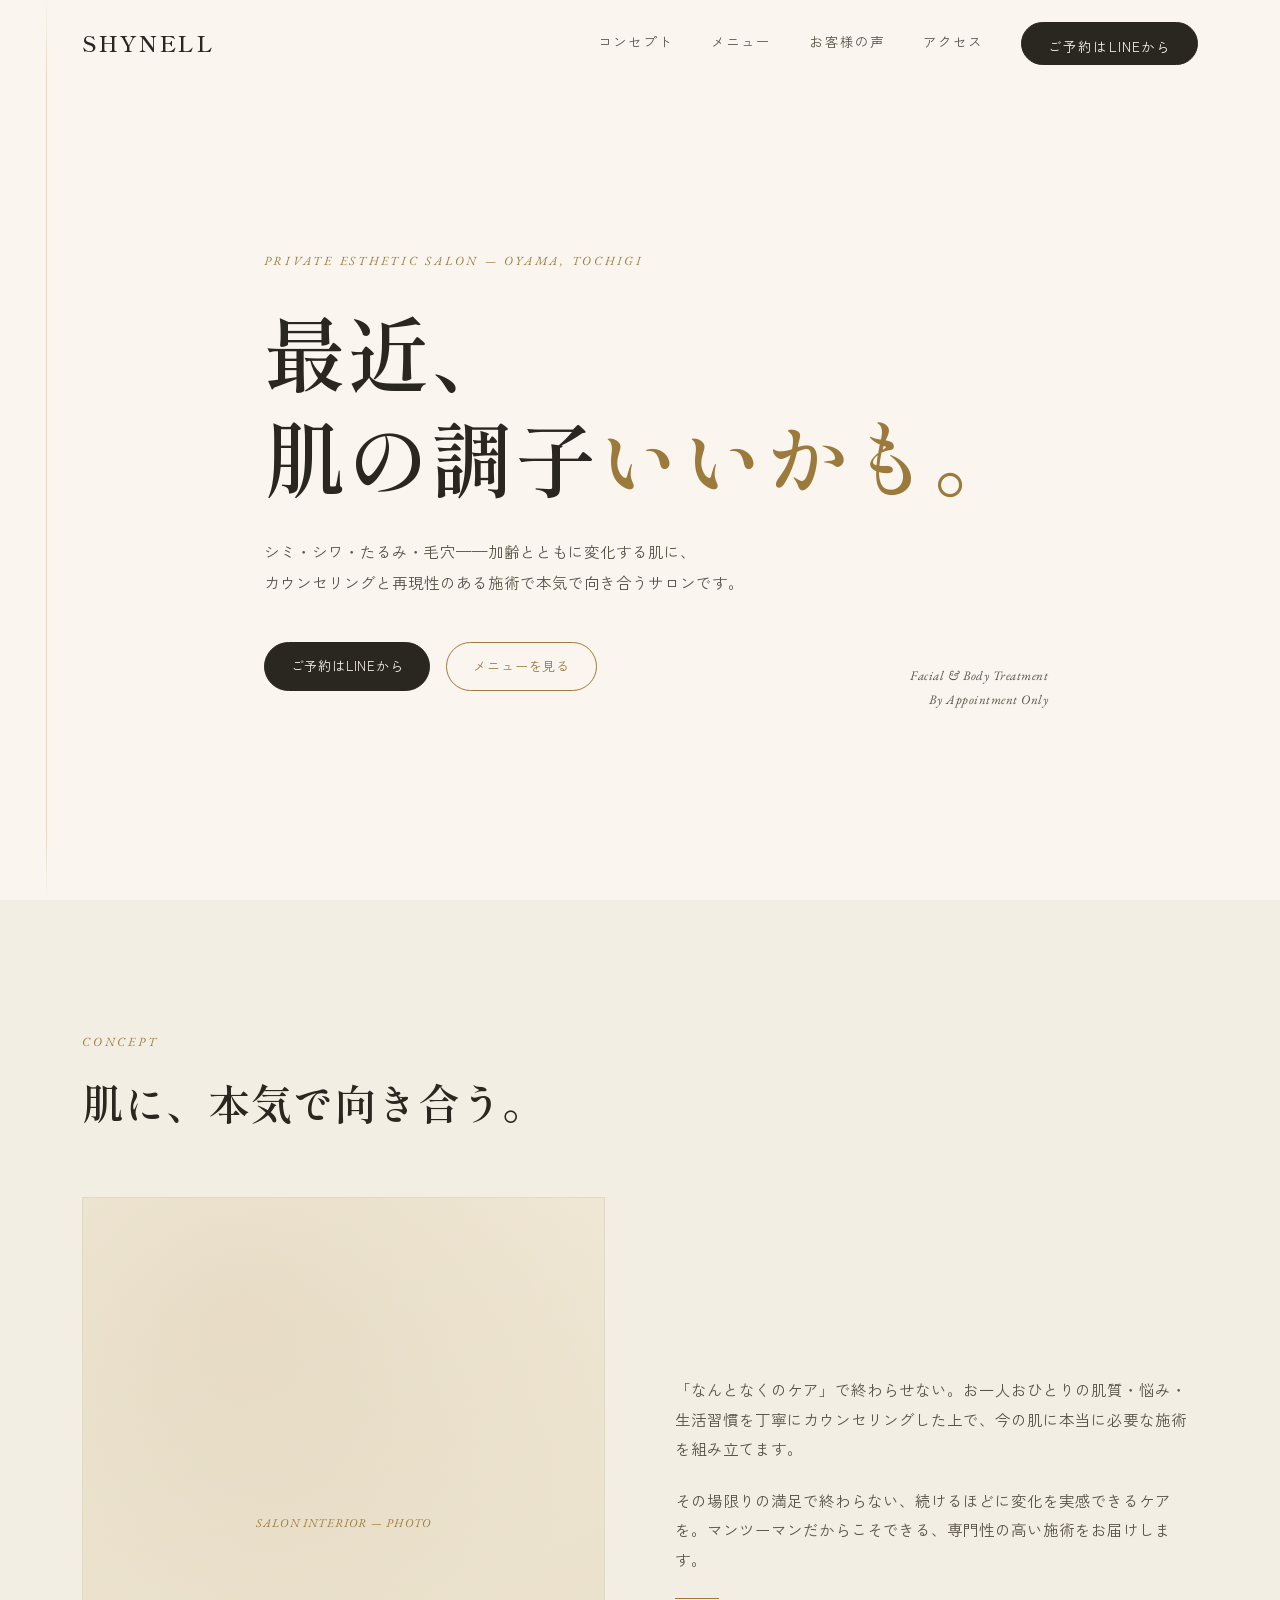
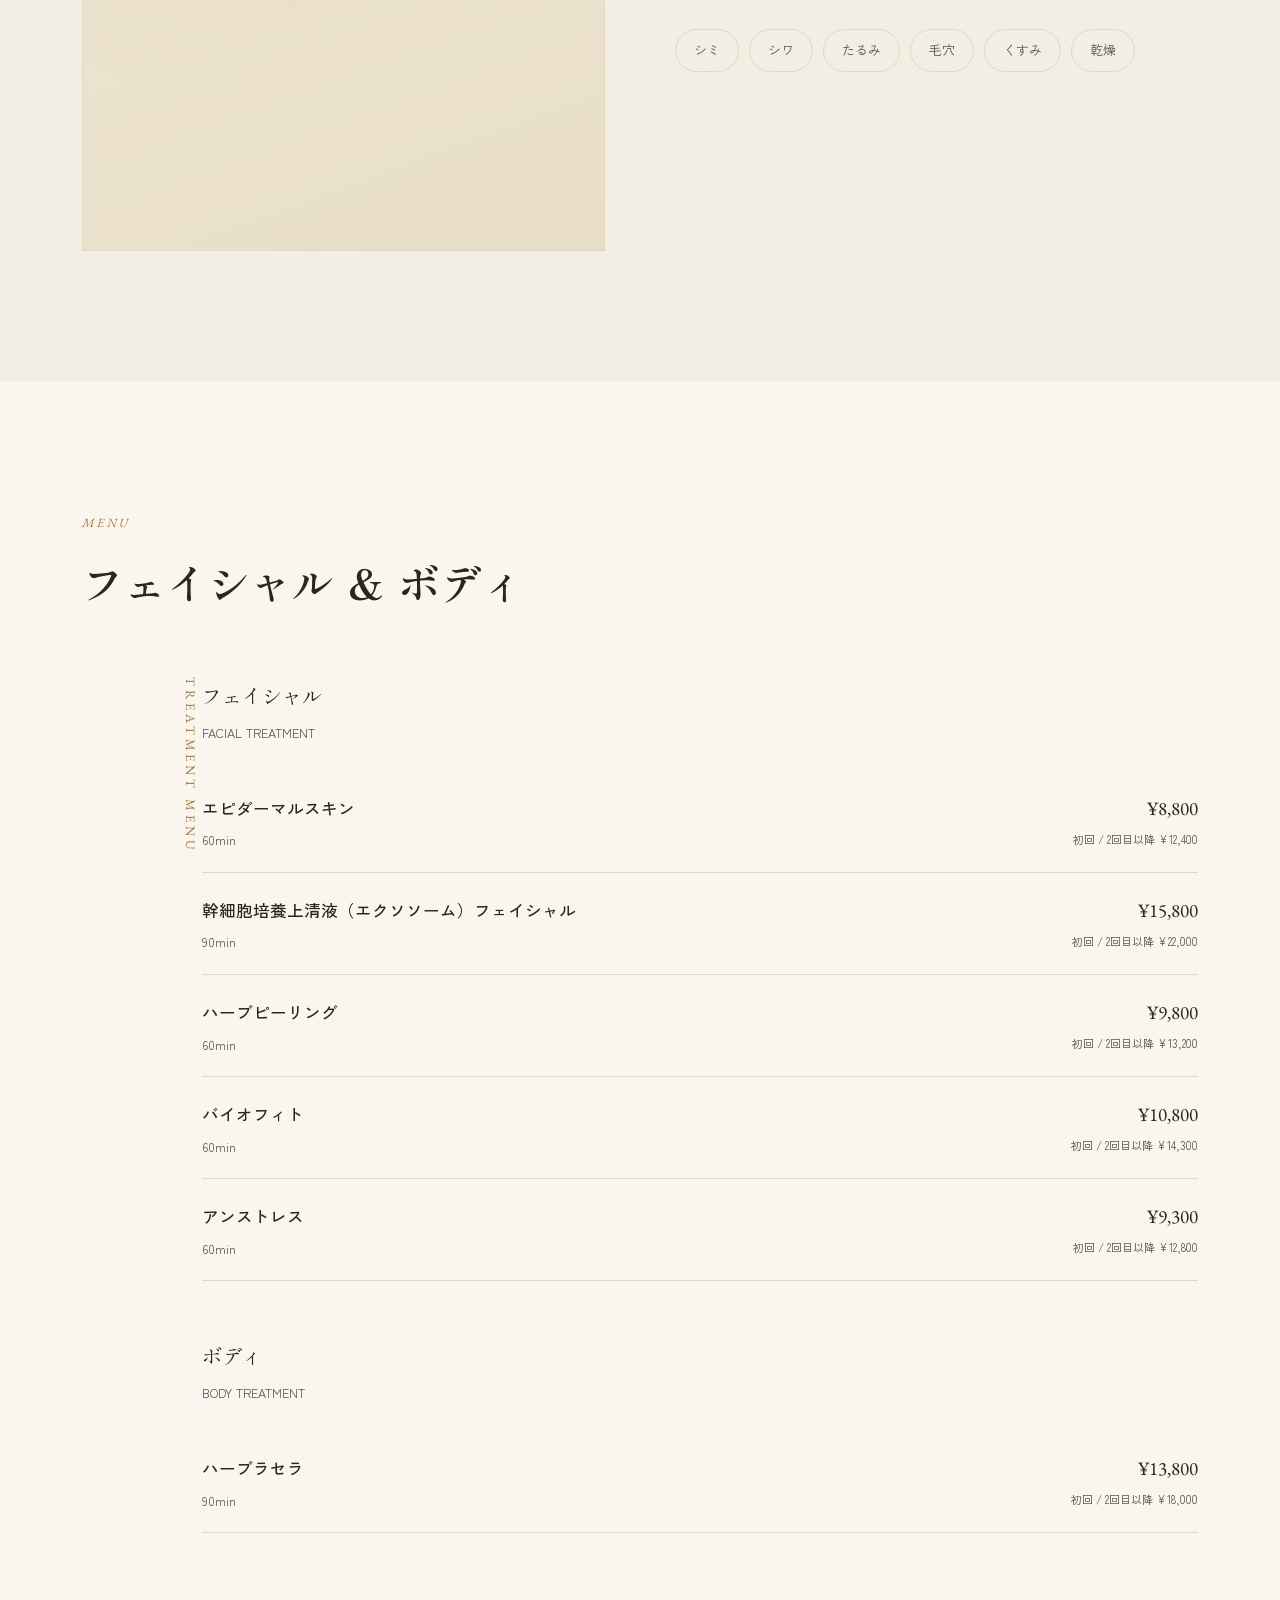
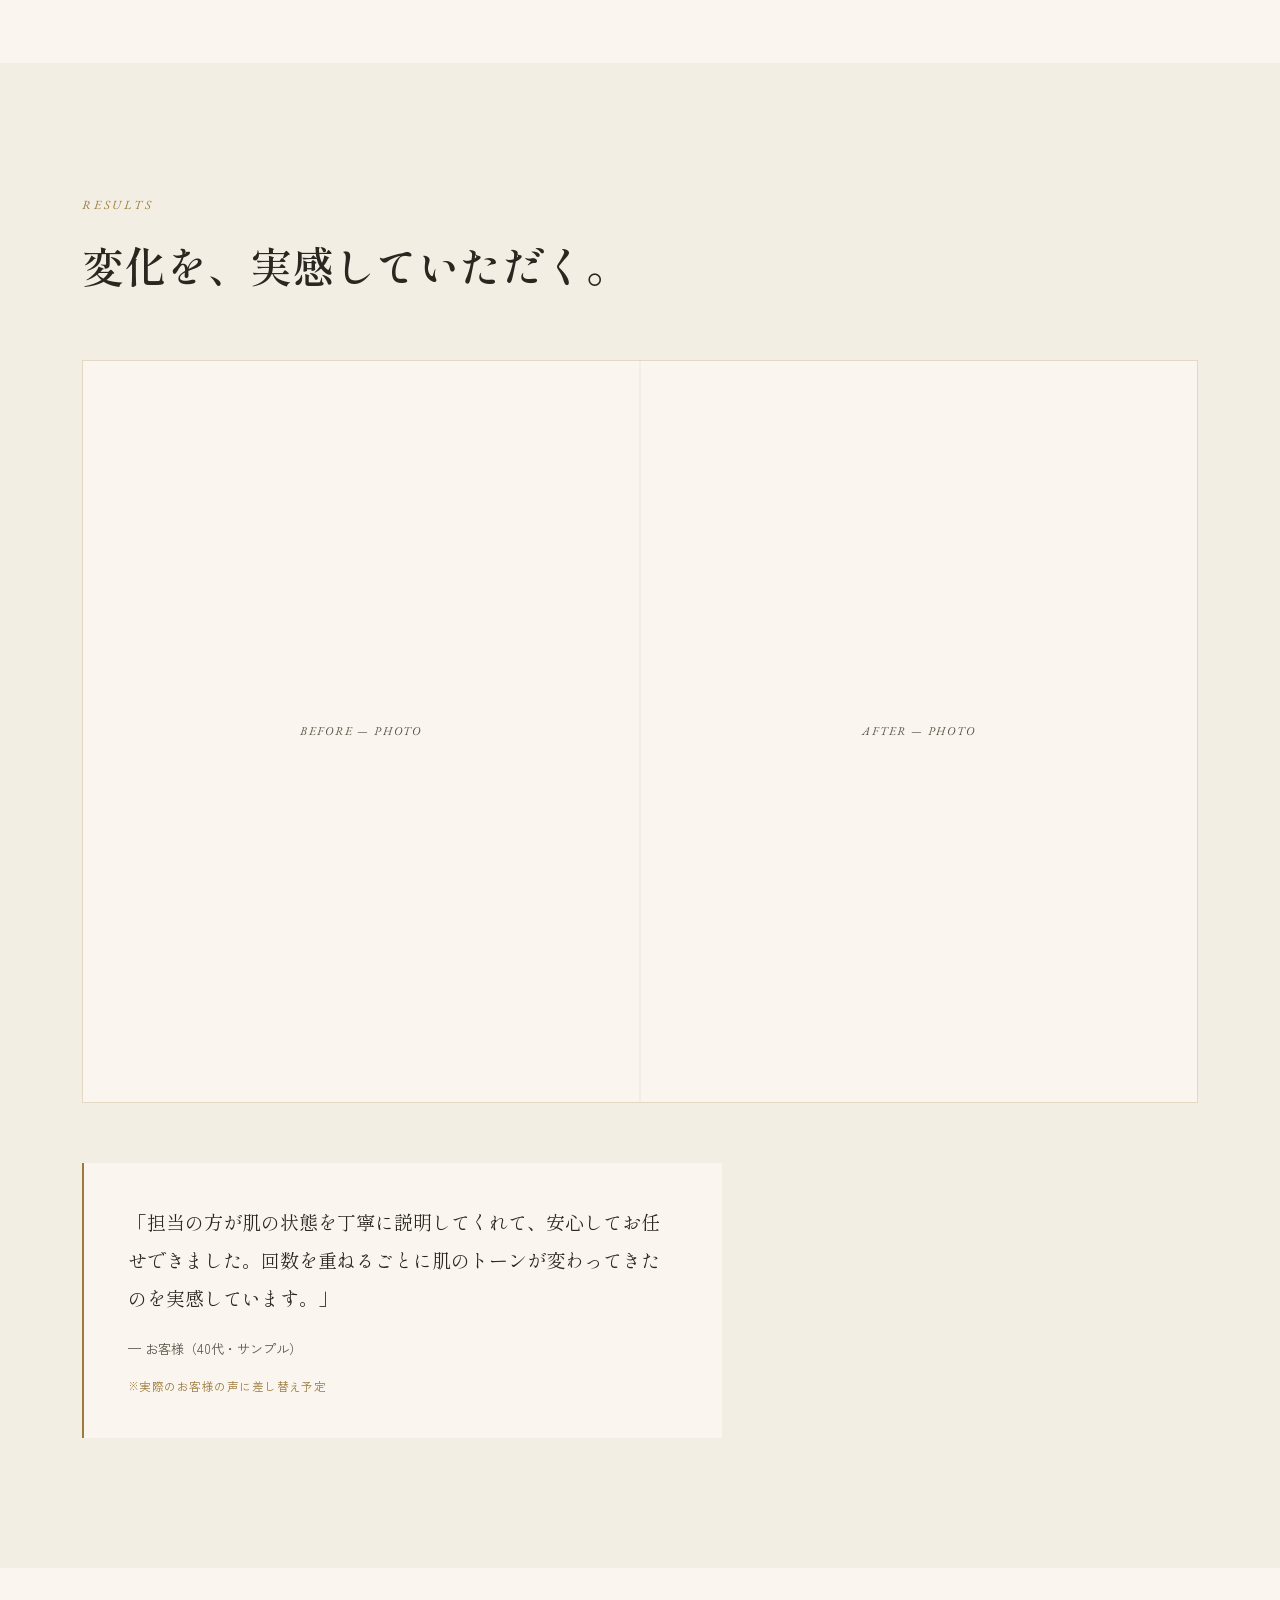
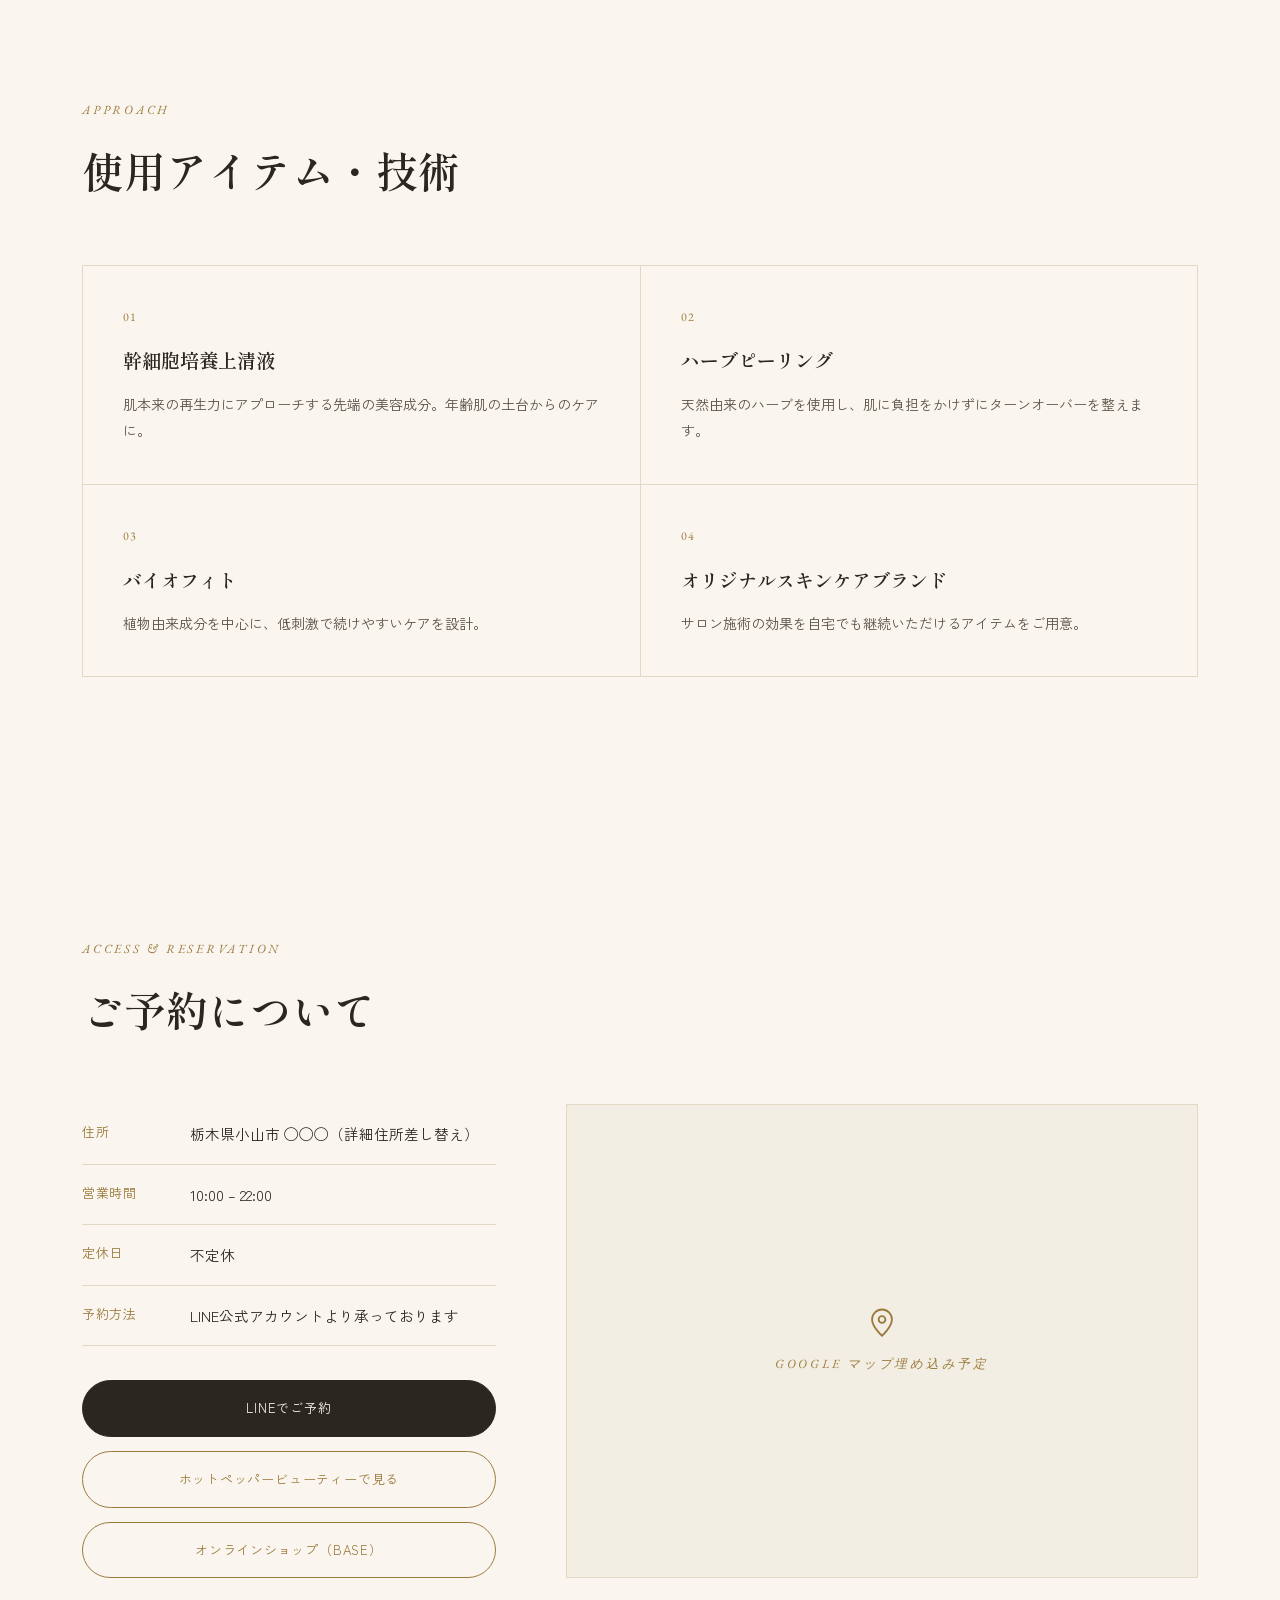
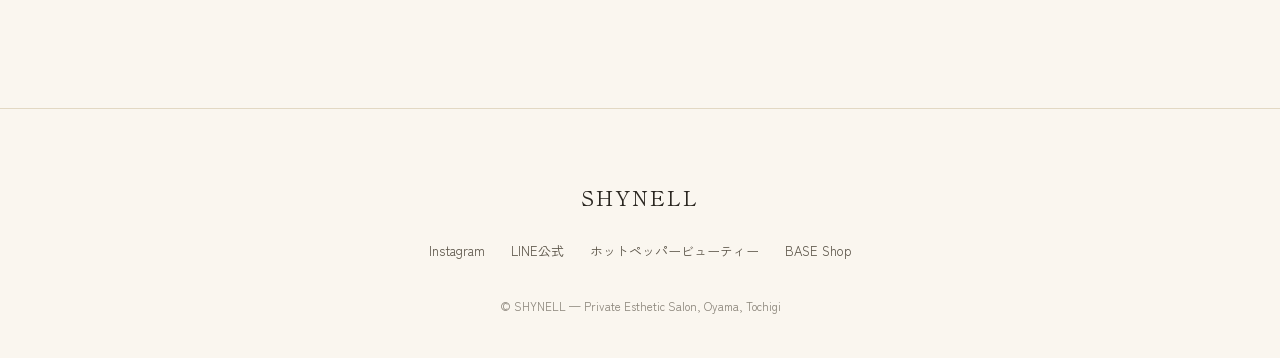
<file: shynell-lp-draft (1).html>
<!DOCTYPE html>
<html lang="ja">
<head>
<meta charset="UTF-8">
<meta name="viewport" content="width=device-width, initial-scale=1.0">
<title>SHYNELL | Private Esthetic Salon, Oyama</title>
<link rel="preconnect" href="https://fonts.googleapis.com">
<link rel="preconnect" href="https://fonts.gstatic.com" crossorigin>
<link href="https://fonts.googleapis.com/css2?family=Shippori+Mincho:wght@400;500;600;700&family=Zen+Kaku+Gothic+New:wght@300;400;500;700&family=EB+Garamond:ital,wght@0,400;0,500;1,400&display=swap" rel="stylesheet">
<style>
  :root{
    --ivory:#FAF6EF;
    --ink:#2A2620;
    --ink-soft:#5A5347;
    --brass:#9C7A3C;
    --brass-light:#C9A968;
    --moss:#55624A;
    --hairline:#E2D8C3;
    --card:#F3EEE3;
    --max:1180px;
  }
  *{box-sizing:border-box; margin:0; padding:0;}
  html{scroll-behavior:smooth;}
  body{
    background:var(--ivory);
    color:var(--ink);
    font-family:'Zen Kaku Gothic New', sans-serif;
    font-weight:400;
    line-height:1.9;
    -webkit-font-smoothing:antialiased;
    overflow-x:hidden;
  }
  h1,h2,h3,.mincho{ font-family:'Shippori Mincho', serif; }
  .garamond{ font-family:'EB Garamond', serif; }
  a{ color:inherit; text-decoration:none; }
  img{max-width:100%;display:block;}
  .wrap{ max-width:var(--max); margin:0 auto; padding:0 32px; }
  @media(max-width:640px){ .wrap{ padding:0 22px; } }

  .eyebrow{
    font-family:'EB Garamond', serif;
    font-style:italic;
    letter-spacing:0.22em;
    text-transform:uppercase;
    font-size:12.5px;
    color:var(--brass);
  }

  /* ---------- HEADER ---------- */
  header{
    position:fixed; top:0; left:0; right:0; z-index:100;
    padding:22px 0;
    transition:background .4s ease, padding .4s ease, box-shadow .4s ease;
  }
  header.scrolled{
    background:rgba(250,246,239,0.92);
    backdrop-filter:blur(10px);
    padding:14px 0;
    box-shadow:0 1px 0 var(--hairline);
  }
  header .wrap{ display:flex; align-items:center; justify-content:space-between; }
  .logo{
    font-family:'Shippori Mincho', serif;
    font-size:22px;
    letter-spacing:0.12em;
    font-weight:600;
  }
  nav.desktop-nav{ display:flex; align-items:center; gap:38px; }
  nav.desktop-nav a{
    font-size:13.5px;
    letter-spacing:0.08em;
    color:var(--ink-soft);
    position:relative;
    padding-bottom:4px;
  }
  nav.desktop-nav a::after{
    content:''; position:absolute; left:0; bottom:0; width:0; height:1px;
    background:var(--brass); transition:width .3s ease;
  }
  nav.desktop-nav a:hover::after{ width:100%; }
  .cta-pill{
    display:inline-block;
    padding:11px 26px;
    border:1px solid var(--brass);
    border-radius:999px;
    font-size:13px;
    letter-spacing:0.06em;
    color:var(--brass);
    transition:all .3s ease;
    white-space:nowrap;
  }
  .cta-pill:hover{ background:var(--brass); color:var(--ivory); }
  .cta-pill.solid{ background:var(--ink); color:var(--ivory); border-color:var(--ink); }
  .cta-pill.solid:hover{ background:var(--brass); border-color:var(--brass); }

  .burger{ display:none; flex-direction:column; gap:5px; cursor:pointer; z-index:110; }
  .burger span{ width:24px; height:1px; background:var(--ink); display:block; transition:.3s; }

  @media(max-width:860px){
    nav.desktop-nav{ display:none; }
    .burger{ display:flex; }
  }
  .mobile-nav{
    position:fixed; inset:0; background:var(--ivory);
    display:flex; flex-direction:column; align-items:center; justify-content:center; gap:30px;
    transform:translateY(-100%); transition:transform .45s ease;
    z-index:105;
  }
  .mobile-nav.open{ transform:translateY(0); }
  .mobile-nav a{ font-family:'Shippori Mincho',serif; font-size:22px; }

  /* ---------- BOTANICAL SIGNATURE LINE (desktop) ---------- */
  .thread{
    position:fixed; left:46px; top:0; bottom:0; width:1px;
    background:linear-gradient(to bottom, transparent, var(--hairline) 8%, var(--hairline) 92%, transparent);
    z-index:1;
  }
  @media(max-width:1040px){ .thread{ display:none; } }
  .leaf-mark{
    position:absolute; left:-7px; width:15px; height:15px;
  }

  /* ---------- HERO ---------- */
  .hero{
    min-height:100svh;
    display:flex; flex-direction:column; justify-content:center;
    position:relative;
    padding-top:120px; padding-bottom:80px;
  }
  .hero .wrap{ position:relative; }
  .hero-tag{ margin-bottom:26px; }
  .hero h1{
    font-size:clamp(40px, 6.4vw, 84px);
    line-height:1.28;
    font-weight:600;
    letter-spacing:0.02em;
  }
  .hero h1 .accent{ color:var(--brass); }
  .hero-sub{
    margin-top:28px;
    max-width:480px;
    color:var(--ink-soft);
    font-size:15.5px;
    line-height:2;
  }
  .hero-ctas{ margin-top:44px; display:flex; gap:16px; flex-wrap:wrap; }
  .hero-meta{
    position:absolute; right:0; bottom:-20px;
    text-align:right;
    font-family:'EB Garamond', serif;
    font-style:italic;
    font-size:13px;
    color:var(--ink-soft);
    letter-spacing:0.04em;
    line-height:1.8;
  }
  @media(max-width:860px){ .hero-meta{ position:static; text-align:left; margin-top:60px; } }

  /* ---------- SECTION GENERIC ---------- */
  section{ padding:130px 0; position:relative; }
  @media(max-width:640px){ section{ padding:88px 0; } }
  .section-head{ max-width:620px; margin-bottom:64px; }
  .section-head h2{
    font-size:clamp(28px,3.6vw,42px);
    margin-top:16px;
    font-weight:600;
    line-height:1.5;
  }
  .divider{
    width:44px; height:1px; background:var(--brass); margin:24px 0;
  }

  /* ---------- CONCEPT ---------- */
  .concept{ background:var(--card); }
  .concept-grid{
    display:grid; grid-template-columns:1fr 1fr; gap:70px; align-items:center;
  }
  @media(max-width:860px){ .concept-grid{ grid-template-columns:1fr; gap:40px; } }
  .concept-body p{ color:var(--ink-soft); font-size:15.5px; margin-bottom:22px; }
  .concern-tags{ display:flex; flex-wrap:wrap; gap:10px; margin-top:30px; }
  .concern-tags span{
    font-size:13px; padding:8px 18px; border:1px solid var(--hairline);
    border-radius:999px; color:var(--ink-soft);
  }
  .photo-ph{
    aspect-ratio:4/5; background:
      radial-gradient(circle at 30% 20%, rgba(156,122,60,0.10), transparent 60%),
      linear-gradient(160deg, #F1E9D8, #E8DEC7);
    border:1px solid var(--hairline);
    display:flex; align-items:center; justify-content:center;
    position:relative; overflow:hidden;
  }
  .photo-ph .cap{
    font-family:'EB Garamond', serif; font-style:italic; font-size:12px;
    letter-spacing:0.1em; color:var(--brass); text-transform:uppercase;
  }
  .photo-ph svg{ opacity:0.5; width:38%; }

  /* ---------- MENU ---------- */
  .menu-layout{ display:grid; grid-template-columns:120px 1fr; gap:0; }
  @media(max-width:760px){ .menu-layout{ grid-template-columns:1fr; } }
  .vertical-label{
    writing-mode:vertical-rl;
    font-family:'EB Garamond', serif;
    letter-spacing:0.3em;
    font-size:13px;
    color:var(--brass);
    text-transform:uppercase;
    padding-bottom:20px;
  }
  @media(max-width:760px){ .vertical-label{ writing-mode:horizontal-tb; margin-bottom:24px; padding-bottom:0; } }
  .menu-group{ margin-bottom:56px; }
  .menu-group:last-child{ margin-bottom:0; }
  .menu-group-title{ font-size:20px; margin-bottom:6px; }
  .menu-group-sub{ font-size:12.5px; color:var(--ink-soft); margin-bottom:26px; }
  .menu-item{
    display:flex; justify-content:space-between; align-items:baseline;
    padding:20px 0; border-bottom:1px solid var(--hairline);
    gap:20px;
  }
  .menu-item .left{ flex:1; }
  .menu-item .name{ font-size:16.5px; font-weight:500; }
  .menu-item .time{ font-size:12.5px; color:var(--ink-soft); margin-top:4px; }
  .menu-item .price{
    font-family:'EB Garamond', serif; font-size:19px; white-space:nowrap; text-align:right;
  }
  .menu-item .price .note{ display:block; font-size:11px; color:var(--ink-soft); font-family:'Zen Kaku Gothic New',sans-serif; margin-top:2px;}

  /* ---------- RESULTS ---------- */
  .results{ background:var(--card); }
  .ba-row{ display:grid; grid-template-columns:1fr 1fr; gap:2px; border:1px solid var(--hairline); }
  @media(max-width:640px){ .ba-row{ grid-template-columns:1fr; } }
  .ba-cell{
    aspect-ratio:3/4; background:var(--ivory);
    display:flex; flex-direction:column; align-items:center; justify-content:center; gap:10px;
    position:relative;
  }
  .ba-cell .tag{ font-family:'EB Garamond',serif; font-style:italic; letter-spacing:0.15em; font-size:12px; color:var(--ink-soft); text-transform:uppercase; }
  .voice{
    margin-top:60px; max-width:640px; padding:40px 44px;
    background:var(--ivory); border-left:2px solid var(--brass);
  }
  .voice p{ font-family:'Shippori Mincho',serif; font-size:19px; line-height:2; }
  .voice .who{ margin-top:20px; font-size:13px; color:var(--ink-soft); }
  .voice .sample-note{ margin-top:14px; font-size:11.5px; color:var(--brass); letter-spacing:0.04em; }

  /* ---------- ITEMS / BRAND ---------- */
  .items-grid{ display:grid; grid-template-columns:repeat(2,1fr); gap:1px; background:var(--hairline); border:1px solid var(--hairline); }
  @media(max-width:640px){ .items-grid{ grid-template-columns:1fr; } }
  .item-card{ background:var(--ivory); padding:40px; }
  .item-card .idx{ font-family:'EB Garamond',serif; font-size:12px; color:var(--brass); letter-spacing:0.1em; }
  .item-card h3{ margin-top:14px; font-size:19px; font-weight:600; }
  .item-card p{ margin-top:12px; font-size:14px; color:var(--ink-soft); }

  /* ---------- ACCESS ---------- */
  .access-grid{ display:grid; grid-template-columns:1fr 1fr; gap:70px; }
  @media(max-width:860px){ .access-grid{ grid-template-columns:1fr; gap:40px; } }
  .info-line{ display:flex; gap:20px; padding:16px 0; border-bottom:1px solid var(--hairline); font-size:14.5px; }
  .info-line .k{ width:88px; flex-shrink:0; color:var(--brass); letter-spacing:0.05em; font-size:13px; }
  .map-ph{
    aspect-ratio:4/3; background:var(--card); border:1px solid var(--hairline);
    display:flex; align-items:center; justify-content:center; flex-direction:column; gap:12px;
  }
  .access-ctas{ display:flex; flex-direction:column; gap:14px; margin-top:34px; }
  .access-ctas .cta-pill{ text-align:center; width:100%; padding:15px; }

  /* ---------- FOOTER ---------- */
  footer{ padding:70px 0 40px; border-top:1px solid var(--hairline); }
  footer .wrap{ display:flex; flex-direction:column; align-items:center; gap:22px; text-align:center; }
  footer .fmark{ font-family:'Shippori Mincho',serif; font-size:20px; letter-spacing:0.1em; }
  footer .flinks{ display:flex; gap:26px; font-size:13px; color:var(--ink-soft); flex-wrap:wrap; justify-content:center; }
  footer .fine{ font-size:11.5px; color:var(--ink-soft); opacity:0.7; margin-top:10px; }

  /* reveal */
  .reveal{ opacity:0; transform:translateY(18px); transition:opacity .8s ease, transform .8s ease; }
  .reveal.in{ opacity:1; transform:translateY(0); }
  @media(prefers-reduced-motion:reduce){
    .reveal{ opacity:1; transform:none; transition:none; }
    html{ scroll-behavior:auto; }
  }
</style>
</head>
<body>

<div class="thread" aria-hidden="true"></div>

<header id="siteHeader">
  <div class="wrap">
    <div class="logo">SHYNELL</div>
    <nav class="desktop-nav">
      <a href="#concept">コンセプト</a>
      <a href="#menu">メニュー</a>
      <a href="#results">お客様の声</a>
      <a href="#access">アクセス</a>
      <a href="#" class="cta-pill solid">ご予約はLINEから</a>
    </nav>
    <div class="burger" id="burger"><span></span><span></span><span></span></div>
  </div>
</header>

<div class="mobile-nav" id="mobileNav">
  <a href="#concept">コンセプト</a>
  <a href="#menu">メニュー</a>
  <a href="#results">お客様の声</a>
  <a href="#access">アクセス</a>
  <a href="#" class="cta-pill solid">ご予約はLINEから</a>
</div>

<!-- HERO -->
<section class="hero">
  <div class="wrap">
    <div class="hero-tag eyebrow">Private Esthetic Salon — Oyama, Tochigi</div>
    <h1 class="reveal in">最近、<br>肌の調子<span class="accent">いいかも。</span></h1>
    <p class="hero-sub">シミ・シワ・たるみ・毛穴——加齢とともに変化する肌に、<br class="br-d">
      カウンセリングと再現性のある施術で本気で向き合うサロンです。</p>
    <div class="hero-ctas">
      <a href="#" class="cta-pill solid">ご予約はLINEから</a>
      <a href="#menu" class="cta-pill">メニューを見る</a>
    </div>
    <div class="hero-meta garamond">Facial &amp; Body Treatment<br>By Appointment Only</div>
  </div>
</section>

<!-- CONCEPT -->
<section class="concept" id="concept">
  <div class="wrap">
    <div class="section-head">
      <div class="eyebrow">Concept</div>
      <h2>肌に、本気で向き合う。</h2>
    </div>
    <div class="concept-grid">
      <div class="photo-ph reveal">
        <span class="cap">Salon Interior — Photo</span>
      </div>
      <div class="concept-body reveal">
        <p>「なんとなくのケア」で終わらせない。お一人おひとりの肌質・悩み・生活習慣を丁寧にカウンセリングした上で、今の肌に本当に必要な施術を組み立てます。</p>
        <p>その場限りの満足で終わらない、続けるほどに変化を実感できるケアを。マンツーマンだからこそできる、専門性の高い施術をお届けします。</p>
        <div class="divider"></div>
        <div class="concern-tags">
          <span>シミ</span><span>シワ</span><span>たるみ</span><span>毛穴</span><span>くすみ</span><span>乾燥</span>
        </div>
      </div>
    </div>
  </div>
</section>

<!-- MENU -->
<section id="menu">
  <div class="wrap">
    <div class="section-head">
      <div class="eyebrow">Menu</div>
      <h2>フェイシャル ＆ ボディ</h2>
    </div>
    <div class="menu-layout">
      <div class="vertical-label">Treatment Menu</div>
      <div>
        <div class="menu-group reveal">
          <div class="menu-group-title mincho">フェイシャル</div>
          <div class="menu-group-sub">FACIAL TREATMENT</div>

          <div class="menu-item">
            <div class="left">
              <div class="name">エピダーマルスキン</div>
              <div class="time">60min</div>
            </div>
            <div class="price">¥8,800<span class="note">初回 / 2回目以降 ¥12,400</span></div>
          </div>

          <div class="menu-item">
            <div class="left">
              <div class="name">幹細胞培養上清液（エクソソーム）フェイシャル</div>
              <div class="time">90min</div>
            </div>
            <div class="price">¥15,800<span class="note">初回 / 2回目以降 ¥22,000</span></div>
          </div>

          <div class="menu-item">
            <div class="left">
              <div class="name">ハーブピーリング</div>
              <div class="time">60min</div>
            </div>
            <div class="price">¥9,800<span class="note">初回 / 2回目以降 ¥13,200</span></div>
          </div>

          <div class="menu-item">
            <div class="left">
              <div class="name">バイオフィト</div>
              <div class="time">60min</div>
            </div>
            <div class="price">¥10,800<span class="note">初回 / 2回目以降 ¥14,300</span></div>
          </div>

          <div class="menu-item">
            <div class="left">
              <div class="name">アンストレス</div>
              <div class="time">60min</div>
            </div>
            <div class="price">¥9,300<span class="note">初回 / 2回目以降 ¥12,800</span></div>
          </div>
        </div>

        <div class="menu-group reveal">
          <div class="menu-group-title mincho">ボディ</div>
          <div class="menu-group-sub">BODY TREATMENT</div>

          <div class="menu-item">
            <div class="left">
              <div class="name">ハーブラセラ</div>
              <div class="time">90min</div>
            </div>
            <div class="price">¥13,800<span class="note">初回 / 2回目以降 ¥18,000</span></div>
          </div>
        </div>
      </div>
    </div>
  </div>
</section>

<!-- RESULTS -->
<section class="results" id="results">
  <div class="wrap">
    <div class="section-head">
      <div class="eyebrow">Results</div>
      <h2>変化を、実感していただく。</h2>
    </div>
    <div class="ba-row reveal">
      <div class="ba-cell">
        <span class="tag">Before — Photo</span>
      </div>
      <div class="ba-cell">
        <span class="tag">After — Photo</span>
      </div>
    </div>

    <div class="voice reveal">
      <p>「担当の方が肌の状態を丁寧に説明してくれて、安心してお任せできました。回数を重ねるごとに肌のトーンが変わってきたのを実感しています。」</p>
      <div class="who">— お客様（40代・サンプル）</div>
      <div class="sample-note">※実際のお客様の声に差し替え予定</div>
    </div>
  </div>
</section>

<!-- ITEMS -->
<section id="items">
  <div class="wrap">
    <div class="section-head">
      <div class="eyebrow">Approach</div>
      <h2>使用アイテム・技術</h2>
    </div>
    <div class="items-grid reveal">
      <div class="item-card">
        <div class="idx garamond">01</div>
        <h3>幹細胞培養上清液</h3>
        <p>肌本来の再生力にアプローチする先端の美容成分。年齢肌の土台からのケアに。</p>
      </div>
      <div class="item-card">
        <div class="idx garamond">02</div>
        <h3>ハーブピーリング</h3>
        <p>天然由来のハーブを使用し、肌に負担をかけずにターンオーバーを整えます。</p>
      </div>
      <div class="item-card">
        <div class="idx garamond">03</div>
        <h3>バイオフィト</h3>
        <p>植物由来成分を中心に、低刺激で続けやすいケアを設計。</p>
      </div>
      <div class="item-card">
        <div class="idx garamond">04</div>
        <h3>オリジナルスキンケアブランド</h3>
        <p>サロン施術の効果を自宅でも継続いただけるアイテムをご用意。</p>
      </div>
    </div>
  </div>
</section>

<!-- ACCESS -->
<section id="access">
  <div class="wrap">
    <div class="section-head">
      <div class="eyebrow">Access &amp; Reservation</div>
      <h2>ご予約について</h2>
    </div>
    <div class="access-grid">
      <div class="reveal">
        <div class="info-line"><div class="k">住所</div><div>栃木県小山市 ◯◯◯（詳細住所差し替え）</div></div>
        <div class="info-line"><div class="k">営業時間</div><div>10:00 – 22:00</div></div>
        <div class="info-line"><div class="k">定休日</div><div>不定休</div></div>
        <div class="info-line"><div class="k">予約方法</div><div>LINE公式アカウントより承っております</div></div>

        <div class="access-ctas">
          <a href="#" class="cta-pill solid">LINEでご予約</a>
          <a href="#" class="cta-pill">ホットペッパービューティーで見る</a>
          <a href="#" class="cta-pill">オンラインショップ（BASE）</a>
        </div>
      </div>
      <div class="map-ph reveal">
        <svg width="34" height="34" viewBox="0 0 24 24" fill="none" stroke="#9C7A3C" stroke-width="1.3"><path d="M12 21s-7-6.2-7-11.5A7 7 0 0 1 19 9.5C19 14.8 12 21 12 21z"/><circle cx="12" cy="9.5" r="2.4"/></svg>
        <span class="cap eyebrow" style="text-align:center">Google マップ埋め込み予定</span>
      </div>
    </div>
  </div>
</section>

<footer>
  <div class="wrap">
    <div class="fmark">SHYNELL</div>
    <div class="flinks">
      <a href="#">Instagram</a>
      <a href="#">LINE公式</a>
      <a href="#">ホットペッパービューティー</a>
      <a href="#">BASE Shop</a>
    </div>
    <div class="fine">© SHYNELL — Private Esthetic Salon, Oyama, Tochigi</div>
  </div>
</footer>

<script>
  const header = document.getElementById('siteHeader');
  window.addEventListener('scroll', () => {
    header.classList.toggle('scrolled', window.scrollY > 30);
  });

  const burger = document.getElementById('burger');
  const mobileNav = document.getElementById('mobileNav');
  burger.addEventListener('click', () => mobileNav.classList.toggle('open'));
  mobileNav.querySelectorAll('a').forEach(a => a.addEventListener('click', () => mobileNav.classList.remove('open')));

  const io = new IntersectionObserver((entries) => {
    entries.forEach(e => { if(e.isIntersecting) e.target.classList.add('in'); });
  }, { threshold: 0.15 });
  document.querySelectorAll('.reveal').forEach(el => io.observe(el));
</script>

</body>
</html>
</file>
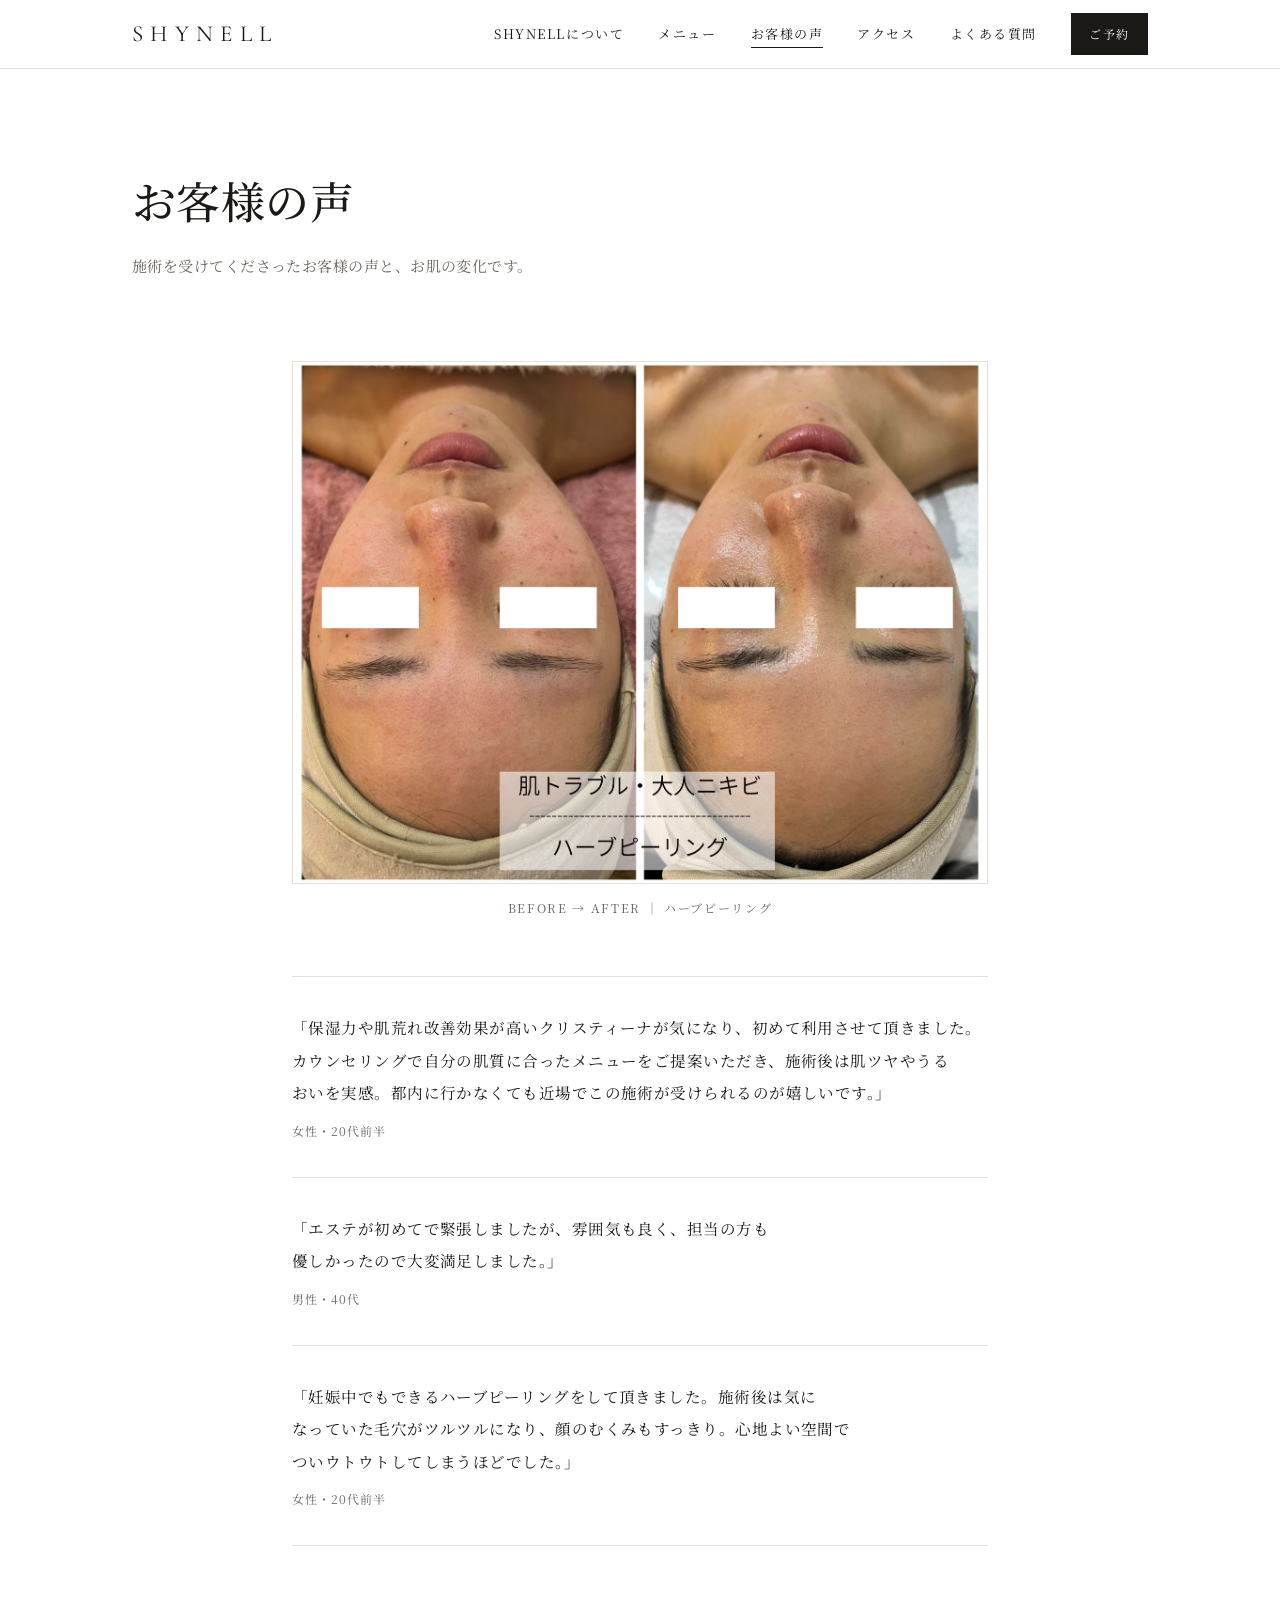
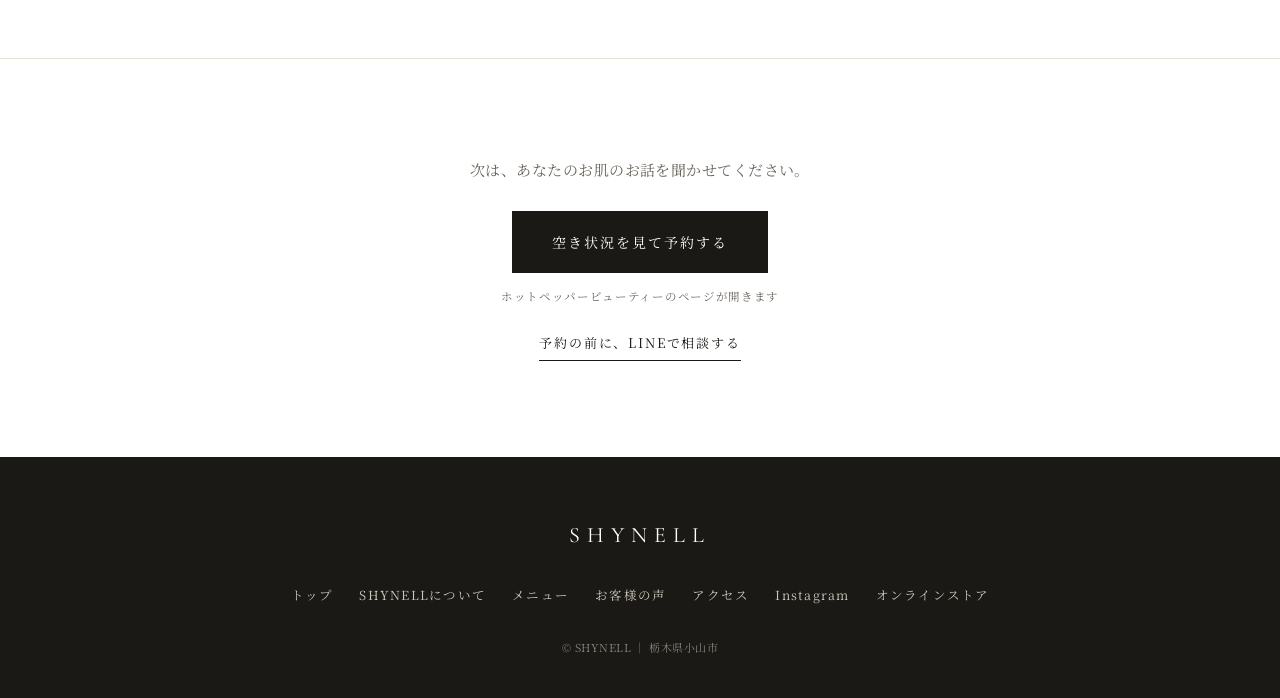
<file: voice.html>
<!DOCTYPE html>
<html lang="ja"><head><meta charset="UTF-8"><meta name="viewport" content="width=device-width, initial-scale=1.0">
<title>お客様の声・ビフォーアフター｜SHYNELL 小山市</title>
<meta name="description" content="SHYNELLでハーブピーリングなどを受けたお客様の声とビフォーアフター。">
<link rel="canonical" href="https://shynell.jp/voice">
<meta property="og:title" content="お客様の声・ビフォーアフター｜SHYNELL 小山市">
<meta property="og:description" content="SHYNELLでハーブピーリングなどを受けたお客様の声とビフォーアフター。">
<meta property="og:type" content="website">
<meta property="og:url" content="https://shynell.jp/voice">
<meta property="og:image" content="https://shynell.jp/images/hero-shop.jpg">
<link rel="icon" type="image/png" sizes="32x32" href="images/favicon-32.png">
<link rel="icon" type="image/png" sizes="16x16" href="images/favicon-16.png">
<link rel="apple-touch-icon" sizes="180x180" href="images/apple-touch-icon.png">
<link rel="preconnect" href="https://fonts.googleapis.com"><link rel="preconnect" href="https://fonts.gstatic.com" crossorigin>
<link href="https://fonts.googleapis.com/css2?family=Noto+Serif+JP:wght@300;400;500&family=Cormorant+Garamond:wght@300;400&display=swap" rel="stylesheet">
<link rel="stylesheet" href="style.css"></head><body>
<header class="site-head"><div class="wrap">
<a href="index.html" class="logo">SHYNELL</a>
<div class="head-r"><nav class="gn" id="gn"><a href="about.html">SHYNELLについて</a><a href="menu.html">メニュー</a><a href="voice.html" class=on>お客様の声</a><a href="access.html">アクセス</a><a href="access.html#faq">よくある質問</a><a href="https://beauty.hotpepper.jp/kr/slnH000767118/" target="_blank" rel="noopener" class="btn btn-s rsv">ご予約</a></nav>
<a href="https://beauty.hotpepper.jp/kr/slnH000767118/" target="_blank" rel="noopener" class="btn btn-s hd-rsv">ご予約</a><button class="menu-toggle" id="mt" aria-label="メニュー">MENU</button></div>
</div></header>
<main>
<div class="page-head"><div class="wrap"><h1>お客様の声</h1><p>施術を受けてくださったお客様の声と、お肌の変化です。</p></div></div>
<section><div class="wrap narrow">
<div class="ba"><img src="images/before-after.jpg" alt="BEFORE AFTER ハーブピーリング" loading="lazy"><small>BEFORE → AFTER ｜ ハーブピーリング</small></div>
<div style="margin-top:56px"><div class="quote"><p>「保湿力や肌荒れ改善効果が高いクリスティーナが気になり、初めて利用させて頂きました。カウンセリングで自分の肌質に合ったメニューをご提案いただき、施術後は肌ツヤやうるおいを実感。都内に行かなくても近場でこの施術が受けられるのが嬉しいです。」</p><small>女性・20代前半</small></div><div class="quote"><p>「エステが初めてで緊張しましたが、雰囲気も良く、担当の方も優しかったので大変満足しました。」</p><small>男性・40代</small></div><div class="quote"><p>「妊娠中でもできるハーブピーリングをして頂きました。施術後は気になっていた毛穴がツルツルになり、顔のむくみもすっきり。心地よい空間でついウトウトしてしまうほどでした。」</p><small>女性・20代前半</small></div></div>
</div></section>
<section class="cta"><div class="wrap"><p>次は、あなたのお肌のお話を聞かせてください。</p><a href="https://beauty.hotpepper.jp/kr/slnH000767118/" target="_blank" rel="noopener" class="btn">空き状況を見て予約する</a><small class="cn">ホットペッパービューティーのページが開きます</small><a href="https://line.me/R/ti/p/%40814iqvcu" target="_blank" rel="noopener" class="tlink">予約の前に、LINEで相談する</a></div></section>
</main>
<footer><div class="wrap"><div class="logo">SHYNELL</div>
<div class="fl"><a href="index.html">トップ</a><a href="about.html">SHYNELLについて</a><a href="menu.html">メニュー</a><a href="voice.html">お客様の声</a><a href="access.html">アクセス</a><a href="https://www.instagram.com/shynell._beauty/" target="_blank" rel="noopener">Instagram</a><a href="https://shynell6022.base.shop/" target="_blank" rel="noopener">オンラインストア</a></div>
<div class="fine">© SHYNELL ｜ 栃木県小山市</div></div></footer>
<nav class="bbar"><a href="https://beauty.hotpepper.jp/kr/slnH000767118/" target="_blank" rel="noopener" class="p">空き状況を見る</a><a href="https://line.me/R/ti/p/%40814iqvcu" target="_blank" rel="noopener">LINEで相談</a></nav>
<script>if('scrollRestoration' in history)history.scrollRestoration='manual';if(!location.hash)window.scrollTo(0,0);var g=document.getElementById('gn');document.getElementById('mt').addEventListener('click',function(){g.classList.toggle('open')});g.querySelectorAll('a').forEach(function(a){a.addEventListener('click',function(){g.classList.remove('open')})});</script>
</body></html>
</file>
<file: style.css>
:root{ --ink:#1b1915; --soft:#6a645b; --hair:#e6e1d7; --brass:#8e6c34; --bg:#ffffff; --stone:#f6f4ef; }
*{ box-sizing:border-box; margin:0; padding:0; }
html{ scroll-behavior:smooth; }
body{
  font-family:'Noto Serif JP','Noto Serif CJK JP','Hiragino Mincho ProN','Yu Mincho',serif;
  color:var(--ink); background:var(--bg); line-height:2; letter-spacing:0.03em; font-size:15px;
  line-break:strict; word-break:auto-phrase; overflow-wrap:break-word; -webkit-font-smoothing:antialiased;
}
a{ color:inherit; text-decoration:none; }
img{ max-width:100%; display:block; }
.wrap{ max-width:1080px; margin:0 auto; padding:0 32px; }
.narrow{ max-width:760px; }
@media(max-width:700px){ .wrap{ padding:0 22px; } body{ padding-bottom:58px; } }
h1,h2,h3{ font-weight:500; text-wrap:balance; }
p{ text-wrap:pretty; }

/* header */
.site-head{ position:sticky; top:0; z-index:50; background:#fff; border-bottom:1px solid var(--hair); }
.site-head .wrap{ display:flex; align-items:center; justify-content:space-between; height:68px; }
.logo{ font-family:'Cormorant Garamond',serif; font-size:23px; letter-spacing:0.32em; }
.gn{ display:flex; align-items:center; gap:34px; font-size:13px; letter-spacing:0.12em; }
.gn a.on{ border-bottom:1px solid var(--ink); }
.gn a:hover{ color:var(--brass); }
.menu-toggle{ display:none; background:none; border:0; font:inherit; font-size:12px; letter-spacing:0.2em; cursor:pointer; color:var(--ink); }
@media(max-width:860px){
  .gn{ display:none; position:absolute; top:68px; left:0; right:0; background:#fff; border-bottom:1px solid var(--hair); flex-direction:column; align-items:stretch; gap:0; padding:6px 22px 14px; }
  .gn.open{ display:flex; }
  .gn a{ padding:14px 0; border-bottom:1px solid var(--hair); font-size:15px; }
  .gn a.on{ border-bottom:1px solid var(--hair); color:var(--brass); }
  .gn a.rsv{ display:none; }
  .menu-toggle{ display:block; }
  .head-r{ display:flex; align-items:center; gap:18px; }
}
.head-r{ display:flex; align-items:center; gap:18px; }

/* buttons & links */
.btn{ display:inline-block; background:var(--ink); color:#fff; padding:17px 40px; font-size:14px; letter-spacing:0.14em; transition:background .3s ease; }
.btn:hover{ background:var(--brass); }
.btn-s{ padding:9px 18px; font-size:12px; }
.tlink{ display:inline-block; font-size:13px; letter-spacing:0.14em; border-bottom:1px solid var(--ink); padding-bottom:4px; transition:color .3s, border-color .3s; }
.tlink:hover{ color:var(--brass); border-color:var(--brass); }

/* sections */
section{ padding:112px 0; }
@media(max-width:700px){ section{ padding:68px 0; } }
.sec-h{ font-size:clamp(22px,3vw,30px); line-height:1.7; }
.sec-lead{ margin-top:18px; color:var(--soft); }
.more{ margin-top:40px; }
.band{ background:var(--stone); }

/* top: full-width photo, then straight to the owner's words */
.hero-photo img{ width:100%; aspect-ratio:7/2; object-fit:cover; object-position:center 58%; }
@media(max-width:700px){ .hero-photo img{ aspect-ratio:16/10; } }
.hd-rsv{ display:none; }
@media(max-width:860px){ .hd-rsv{ display:inline-block; } }

/* sub-page head */
.page-head{ padding:96px 0 24px; }
.page-head h1{ font-size:clamp(28px,4.4vw,44px); line-height:1.6; }
.page-head p{ margin-top:16px; color:var(--soft); max-width:560px; }
@media(max-width:700px){ .page-head{ padding:56px 0 8px; } }
.page-head + section{ padding-top:56px; }
#owner{ padding-top:96px; }
@media(max-width:700px){ #owner{ padding-top:56px; } }

/* split */
.split{ display:grid; grid-template-columns:1fr 1.1fr; gap:72px; align-items:center; }
.split.rev{ grid-template-columns:1fr 1fr; }
.split img{ width:100%; aspect-ratio:4/5; object-fit:cover; object-position:center 22%; }
@media(max-width:860px){ .split, .split.rev{ grid-template-columns:1fr; gap:34px; } .split img{ max-width:360px; margin:0 auto; } }
.split p + p{ margin-top:18px; }
.tag{ font-size:clamp(18px,2.4vw,24px); line-height:2; margin-bottom:20px; }
.role{ color:var(--soft); font-size:12.5px; letter-spacing:0.16em; margin-bottom:22px; }

/* home menu list */
.hm-list{ margin-top:44px; }
.hm-row{ display:flex; justify-content:space-between; align-items:baseline; gap:20px; padding:22px 0; border-top:1px solid var(--hair); transition:padding-left .3s; }
.hm-row:last-child{ border-bottom:1px solid var(--hair); }
.hm-row:hover{ padding-left:8px; }
.hm-row b{ font-weight:500; font-size:17px; }
.hm-row small{ display:block; color:var(--soft); font-size:12.5px; line-height:1.8; margin-top:2px; }
.hm-row span{ font-size:18px; white-space:nowrap; }

/* menu page */
.m-group{ margin-bottom:64px; }
.m-head{ display:flex; align-items:baseline; gap:16px; padding-bottom:14px; }
.m-head h3{ font-size:20px; }
.m-head small{ color:var(--brass); font-size:11.5px; letter-spacing:0.22em; }
.m-row{ border-top:1px solid var(--hair); }
.m-row:last-child{ border-bottom:1px solid var(--hair); }
.m-row summary{ display:grid; grid-template-columns:1fr auto; gap:4px 24px; padding:22px 0; align-items:start; cursor:pointer; list-style:none; }
.m-row summary::-webkit-details-marker{ display:none; }
.m-row summary > div:first-child{ display:contents; }
.m-name{ grid-column:1; grid-row:1; font-weight:500; font-size:16.5px; }
.m-name span{ margin-left:10px; font-size:10.5px; letter-spacing:0.16em; color:var(--brass); }
.m-price{ grid-column:2; grid-row:1; text-align:right; white-space:nowrap; font-size:18px; }
.m-price b{ font-weight:500; }
.m-price i{ display:block; font-style:normal; font-size:10.5px; color:var(--soft); letter-spacing:0.03em; line-height:1.6; }
.m-time{ grid-column:1 / -1; grid-row:2; color:var(--soft); font-size:12.5px; line-height:1.85; }
.m-time::after{ content:' ＋'; color:var(--brass); }
.m-row[open] .m-time::after{ content:' －'; }
.m-desc{ color:var(--soft); font-size:13px; line-height:2; padding:0 0 22px; max-width:600px; }
@media(max-width:600px){
  .m-name span{ display:block; margin:0; }
  .m-price{ font-size:17px; }
}

/* quotes */
.quote{ padding:34px 0; border-top:1px solid var(--hair); }
.quote:last-of-type{ border-bottom:1px solid var(--hair); }
.quote p{ font-size:15.5px; line-height:2.1; }
.quote small{ display:block; margin-top:10px; color:var(--soft); font-size:12px; letter-spacing:0.08em; }
.ba img{ width:100%; border:1px solid var(--hair); }
.ba small{ display:block; text-align:center; margin-top:12px; color:var(--soft); font-size:12px; letter-spacing:0.14em; }

/* brands list */
.blist{ margin-top:36px; }
.blist div{ display:grid; grid-template-columns:180px 1fr; gap:10px 32px; padding:24px 0; border-top:1px solid var(--hair); }
.blist div:last-child{ border-bottom:1px solid var(--hair); }
.blist h3{ font-size:16px; letter-spacing:0.08em; }
.blist p{ color:var(--soft); font-size:13.5px; line-height:2; }
@media(max-width:700px){ .blist div{ grid-template-columns:1fr; gap:4px; } }

/* faq */
.faq details{ border-top:1px solid var(--hair); }
.faq details:last-child{ border-bottom:1px solid var(--hair); }
.faq summary{ list-style:none; cursor:pointer; padding:22px 2px; display:flex; justify-content:space-between; gap:20px; font-size:15.5px; }
.faq summary::-webkit-details-marker{ display:none; }
.faq summary::after{ content:'＋'; color:var(--brass); flex-shrink:0; }
.faq details[open] summary::after{ content:'－'; }
.faq p{ padding:0 2px 24px; color:var(--soft); font-size:13.5px; line-height:2.05; }

/* access */
.acc{ display:grid; grid-template-columns:1fr 1.1fr; gap:64px; align-items:start; }
@media(max-width:860px){ .acc{ grid-template-columns:1fr; gap:36px; } }
.row{ display:flex; gap:22px; padding:16px 0; border-bottom:1px solid var(--hair); font-size:14px; }
.row:first-child{ border-top:1px solid var(--hair); }
.row .k{ width:78px; flex-shrink:0; color:var(--soft); font-size:12.5px; }
.map{ position:relative; aspect-ratio:1/1; border:1px solid var(--hair); }
.map iframe{ position:absolute; inset:0; width:100%; height:100%; border:0; }
.acc .btn{ display:block; text-align:center; margin-top:28px; }
.acc .tlink{ margin-top:22px; margin-right:26px; }

/* closing CTA (one per page) */
.cta{ text-align:center; padding:96px 0; border-top:1px solid var(--hair); }
.cta p{ color:var(--soft); margin-bottom:26px; }
.cta .tlink{ display:block; width:max-content; margin:22px auto 0; }
@media(max-width:700px){ .cta{ padding:64px 0; } .cta .btn{ width:100%; } }

/* footer */
footer{ background:var(--ink); color:#cfc9bd; padding:56px 0 40px; text-align:center; }
footer .logo{ color:#fff; font-size:22px; }
footer .fl{ display:flex; flex-wrap:wrap; justify-content:center; gap:10px 26px; margin-top:26px; font-size:12.5px; letter-spacing:0.1em; }
footer .fl a:hover{ color:#fff; }
footer .fine{ margin-top:28px; font-size:11px; opacity:.6; }

/* mobile bottom bar */
.bbar{ display:none; }
@media(max-width:700px){
  .bbar{ display:grid; grid-template-columns:1.4fr 1fr; position:fixed; left:0; right:0; bottom:0; z-index:60; border-top:1px solid var(--hair); background:#fff; }
  .bbar a{ text-align:center; padding:17px 0; font-size:13px; letter-spacing:0.1em; }
  .bbar a.p{ background:var(--ink); color:#fff; }
}
#owner .split{ align-items:start; }

/* about label between the two photos */
.en{ font-family:'Cormorant Garamond',serif; font-weight:300; letter-spacing:0.32em; color:var(--brass); }
.about-label{ padding:88px 0 0; text-align:center; }
.about-label .en{ font-size:clamp(26px,4vw,40px); letter-spacing:0.3em; padding-left:0.3em; }
.about-label .en::after{ content:''; display:block; width:1px; height:44px; background:var(--brass); margin:22px auto 0; opacity:.7; }
.about-label p{ margin-top:22px; font-size:clamp(14px,1.9vw,16px); letter-spacing:0.12em; color:var(--soft); text-wrap:balance; }
#owner{ padding-top:64px; }
@media(max-width:700px){ .about-label{ padding:60px 0 0; } .about-label .en{ letter-spacing:0.22em; } #owner{ padding-top:40px; } }

/* top menu: photo + pick-by-concern list */
.mn{ align-items:center; }
.mn .en{ font-size:13px; letter-spacing:0.3em; margin-bottom:10px; }
.mn img{ aspect-ratio:4/5; object-position:70% 50%; }
.mn .hm-list{ margin-top:34px; }
.hm-row{ align-items:center; gap:18px; }
.hm-row em{ font-family:'Cormorant Garamond',serif; font-style:normal; color:var(--brass); font-size:22px; font-weight:300; width:30px; flex:none; }
.hm-row > div{ flex:1; min-width:0; }
.hm-row i{ display:block; font-style:normal; font-size:11.5px; letter-spacing:0.14em; color:var(--brass); margin-bottom:4px; }
.hm-row span{ text-align:right; font-size:19px; line-height:1.3; }
.hm-row span u{ display:block; text-decoration:none; font-size:10.5px; letter-spacing:0.14em; color:var(--soft); }
.hm-list .hm-row:last-child{ border-bottom:1px solid var(--hair); }
.mn .note{ margin-top:14px; font-size:12px; color:var(--soft); }
.band .hm-row{ border-color:#dcd6c9; }
@media(max-width:860px){ .mn img{ aspect-ratio:16/10; max-width:none; order:-1; } .mn.split{ gap:30px; } }
@media(max-width:480px){ .hm-row{ gap:12px; } .hm-row em{ width:24px; font-size:19px; } .hm-row b{ font-size:16px; } }

.about-label p{ white-space:nowrap; }
@media(max-width:700px){ .about-label p{ font-size:min(15px,3.15vw); letter-spacing:0.06em; } }

.cn{ display:block; margin-top:12px; font-size:11.5px; color:var(--soft); letter-spacing:0.06em; }
.acc .cn{ text-align:center; }
</file>
